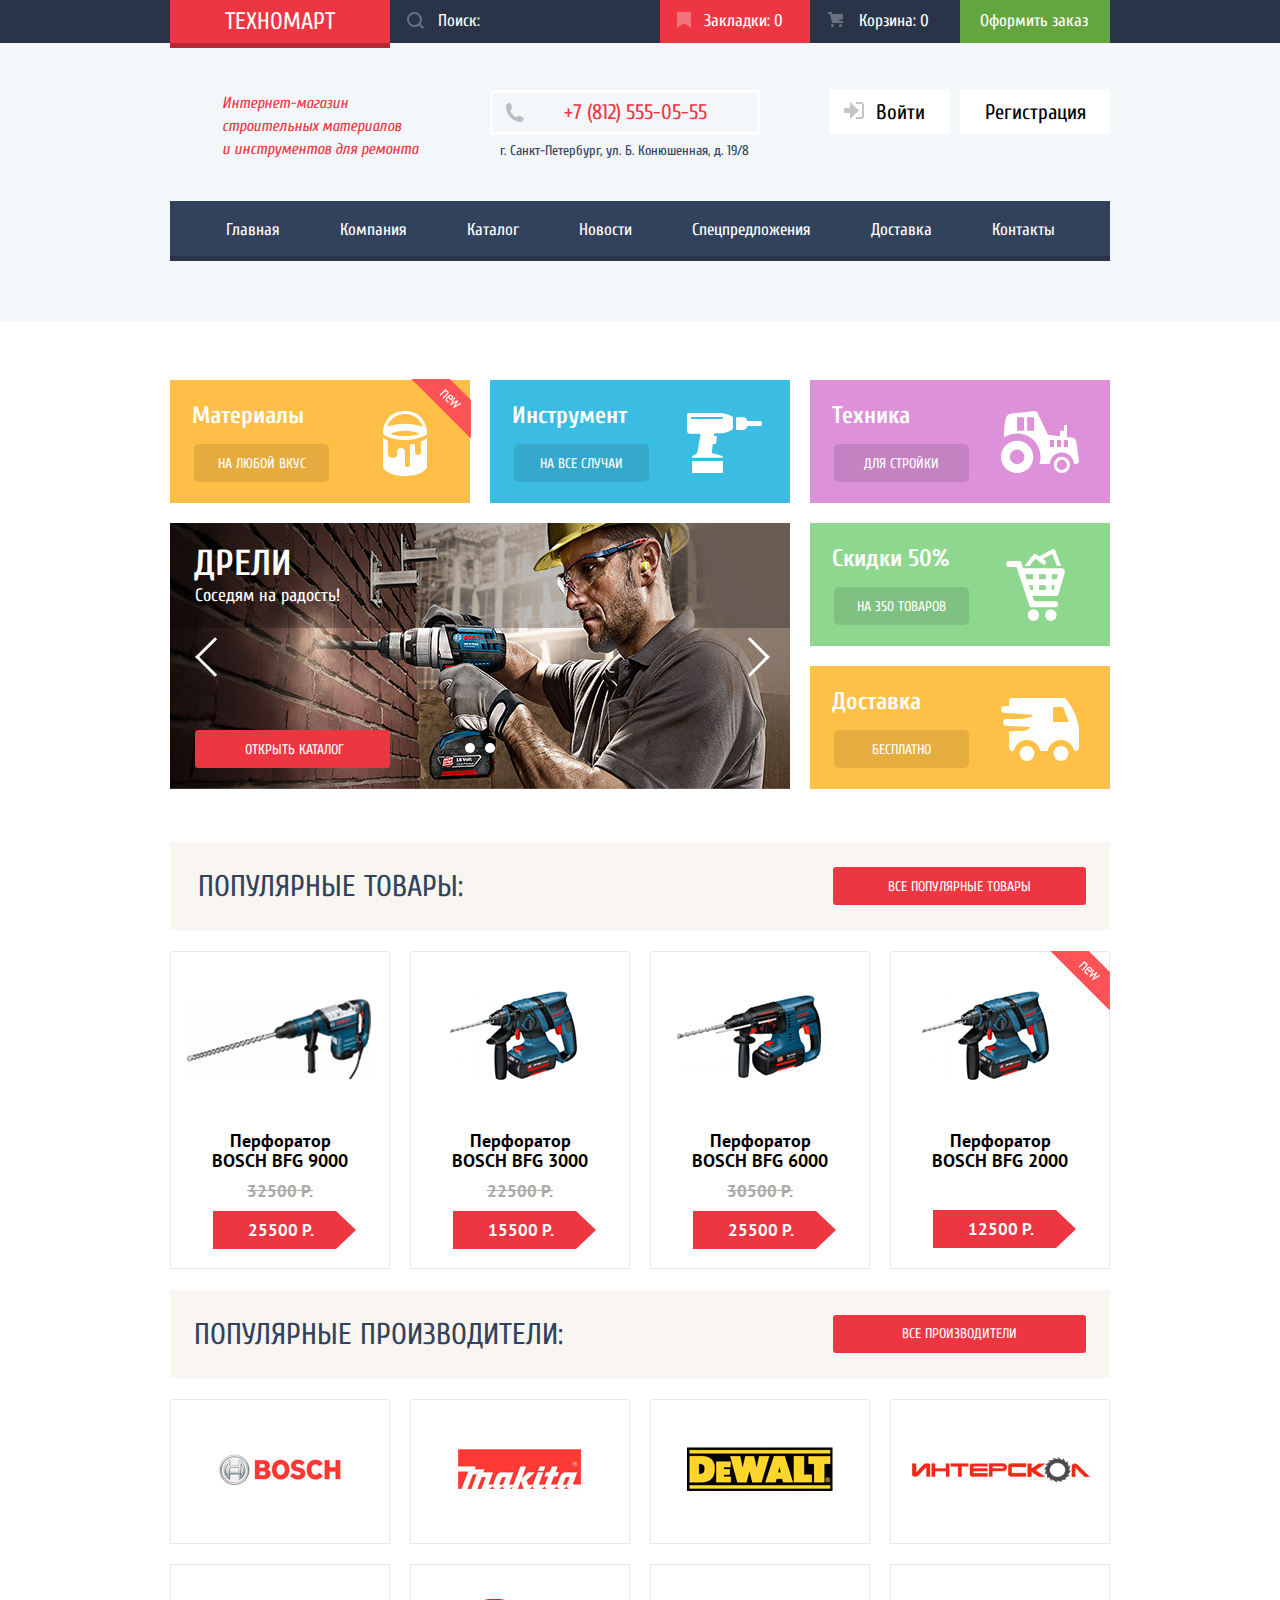
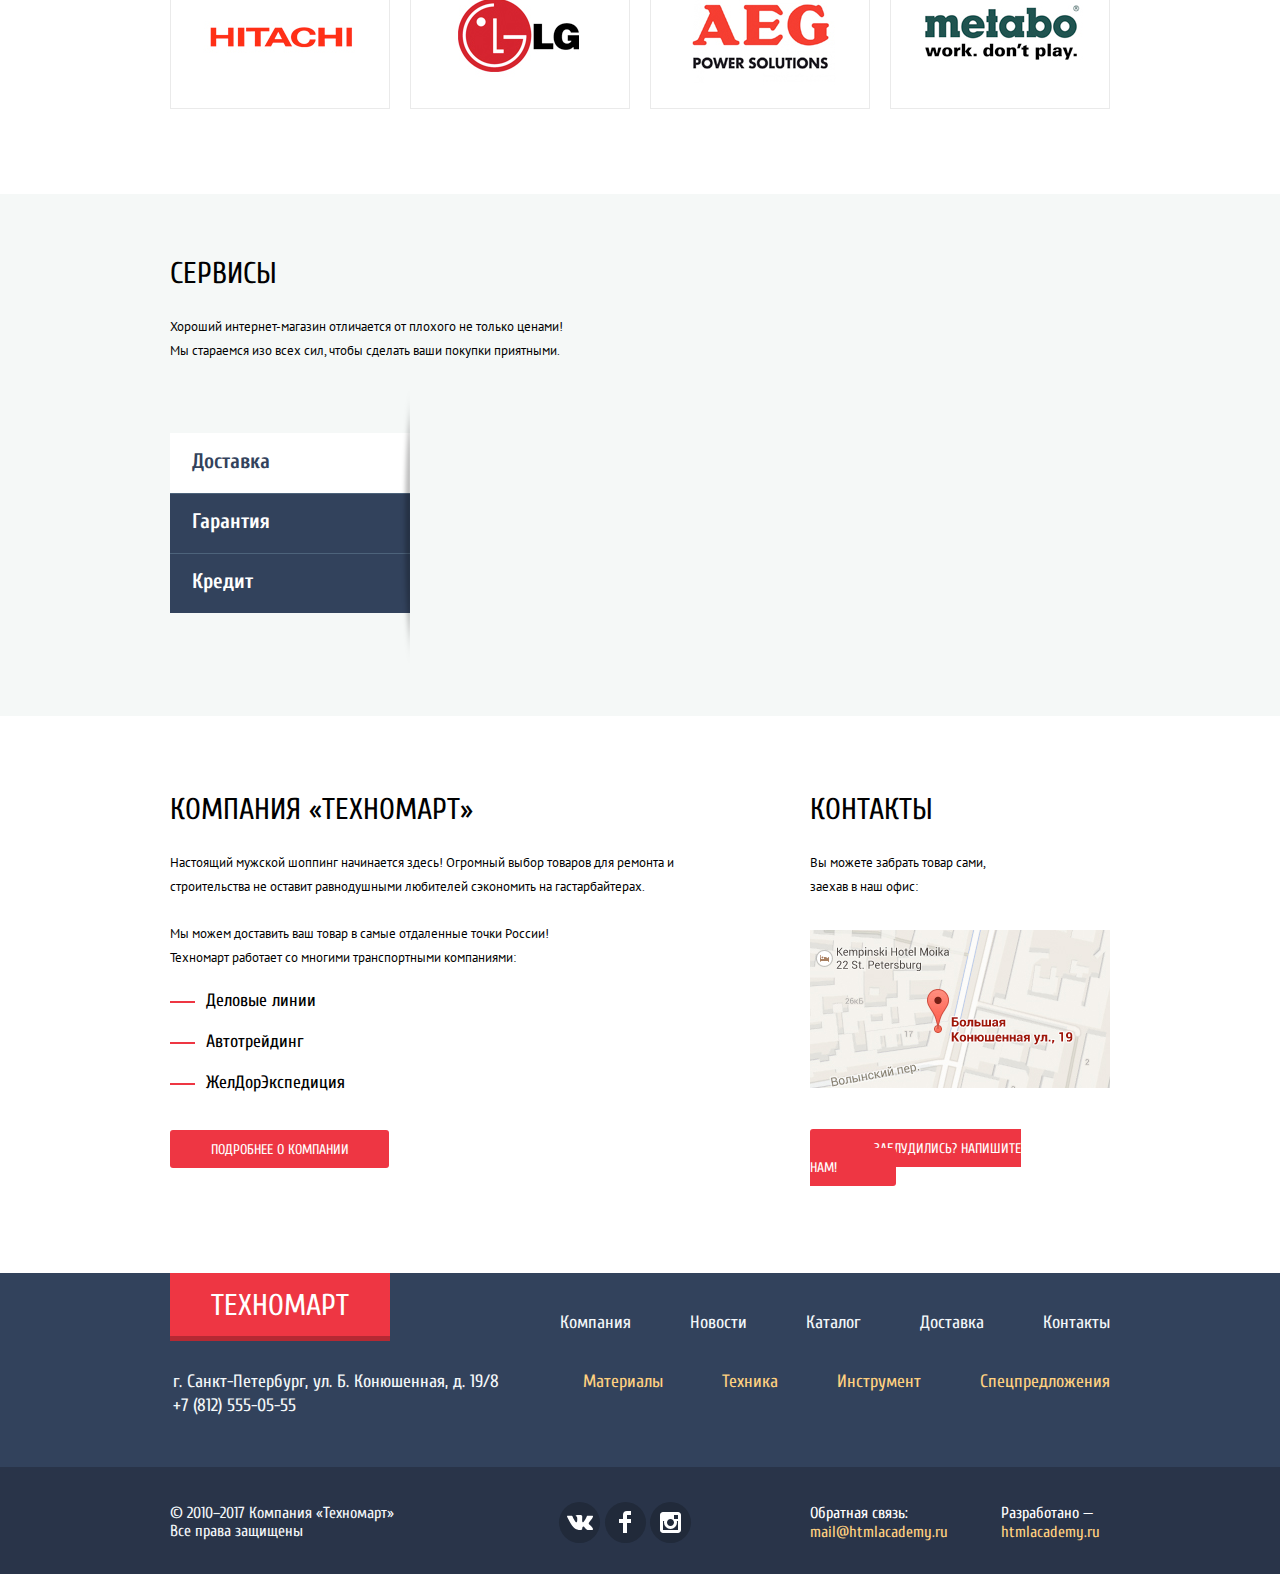
<file: index.html>
<!DOCTYPE html>
<html lang="ru">
<head>
    <meta charset="UTF-8">
    <meta name="viewport" content="width=device-width, initial-scale=1.0">
    <link href="https://fonts.googleapis.com/css?family=Cuprum:400,400i,700%7CPT+Sans:400,700&display=swap&subset=cyrillic" 
        rel="stylesheet">
    <link rel="stylesheet" href="css/normalize-min.css">
    <link rel="stylesheet" href="css/style-min.css">
    <title>Техномарт</title>
</head>
<body>

    <header class="main-header">
        <div class="header-navigation">
            <div class="container header-navigation-content">                
                <a class="logo">Техномарт</a>
                <form class="header-search" action="https://echo.htmlacademy.ru" method="GET">
                    <label for="search">
                        <input type="search" name="search" id="search" aria-label="Поиск по сайту" placeholder="Поиск:">
                        <svg class="header-search-icon" xmlns="http://www.w3.org/2000/svg" width="17" height="17" viewBox="0 0 17 17">
                            <path fill="#ffffff" d="M17 15.586l-3.542-3.542A7.465 7.465 0 0 0 15 7.5 7.5 7.5 0 1 0 7.5 15c1.71 0 3.282-.579 4.544-1.542L15.586 17 17 15.586zM2 7.5C2 4.467 4.467 2 7.5 2 10.532 2 13 4.467 13 7.5c0 3.032-2.468 5.5-5.5 5.5A5.506 5.506 0 0 1 2 7.5z"/>
                        </svg>                    
                    </label>
                </form>                
                <a href="#" class="header-bookmarks header-button-full">Закладки: <span>0</span></a>
                <a href="#" class="header-basket">Корзина: <span>0</span></a>
                <a href="#" class="header-checkout">Оформить заказ</a>      
            </div>
        </div>
        <div class="container">
            <div class="header-mid-content">
                <h1>
                    Интернет-магазин
                    строительных материалов <br>
                    и инструментов для ремонта
                </h1>
                <div class="header-contact">
                    <a href="tel:+7(812)555-05-55" aria-label="Номер телефона" class="phone-number">+7 (812) 555-05-55</a>
                    <p class="adress">г. Санкт-Петербург, ул. Б. Конюшенная, д. 19/8</p>
                </div>
                <div>
                    <div class="account-block account-block-close">  
                        <div class="account-content">                                         
                            <a href="#" class="account-user-content" aria-label="Аккaунт пользователя">
                                <svg class="header-icon-user" xmlns="http://www.w3.org/2000/svg" width="20" height="18" viewBox="0 0 20 18">
                                    <path fill="#c5c5c5" d="M17.881 14.166c-2.144-.735-4.256-1.666-5.207-2.39-.657-.501-.77-1.618-.517-2.415 1.118-.903 1.864-2.477 1.864-4.278C14.021 2.276 12.221 0 10 0S5.979 2.276 5.979 5.083c0 1.801.746 3.374 1.863 4.277.253.798.141 1.915-.517 2.416-.95.724-3.063 1.654-5.207 2.39S0 18 0 18h20s.025-3.099-2.119-3.834z"/>
                                </svg>
                                Равшан Джамшутович
                            </a>                              
                            <a href="#" class="account-logout-button">
                                <svg xmlns="http://www.w3.org/2000/svg" width="21" height="17" viewBox="0 0 21 17">
                                    <g fill="#c5c5c5">
                                        <path fill="#c5c5c5" d="M21 8.5L12.125 0v6h-6v5h6v6z"/>
                                        <path fill="#c5c5c5" d="M3.106 13.952V3.048c.018-.376.171-1.057 1.01-1.057h5.027V0H4.116C1.938 0 1.112 1.81 1.087 3.027v10.946C1.112 15.189 1.938 17 4.116 17h5.027v-1.99H4.116c-.839 0-.992-.683-1.01-1.058z"/>
                                    </g>
                                </svg>
                            </a>
                        </div>           
                        <ul class="account-links">
                            <li class="account-link"><a href="#" class="account-link-unit">Мои заказы</a></li>
                            <li><a href="#" class="account-link-unit">Личный кабинет</a></li>
                        </ul>
                    </div>
                    <div class="header-account-buttons">                
                        <a href="#" class="sign-in-button">
                            <svg class="sign-in-button-icon" xmlns="http://www.w3.org/2000/svg" width="20" height="17" viewBox="0 0 20 17">
                                <path fill="#c5c5c5" d="M14.875 8.5L6 0v6H0v5h6v6z"/>
                                <path fill="#c5c5c5" d="M16.986 15.01h-5.027V17h5.027c2.178 0 3.004-1.81 3.029-3.026V3.028C19.99 1.811 19.164 0 16.986 0h-5.027v1.99h5.027c.839 0 .992.681 1.01 1.057v10.904c-.017.376-.171 1.059-1.01 1.059z"/>
                            </svg>    
                            <span class="sign-in-button-text">Войти</span>
                        </a>       
                        <a href="#" class="registration-button">
                            <span>Регистрация</span>
                        </a>
                    </div>
                </div>
            </div>
            <nav class="navigaiton">
                <ul class="navigation-list">
                    <li><a href="#">Главная</a></li>
                    <li><a href="#">Компания</a></li>
                    <li><a href="catalog.html">Каталог</a></li>
                    <li><a href="#">Новости</a></li>
                    <li><a href="#">Спецпредложения</a></li>
                    <li><a href="#">Доставка</a></li>
                    <li><a href="#">Контакты</a></li>
                </ul>
            </nav>      
         </div>
    </header>

    <main>

        <section class="main-blocks-services container">
            <div class="main-top-blocks">
                <div class="main-block block-material product-block-new">
                    <h3 class="block-title block-title-material">Материалы</h3>
                    <div class="block-button">
                        <a href="#" aria-label="Материал" class="block-button-text">На любой вкус</a>
                    </div>
                </div>
                <div class="main-block block-tool">
                    <h3 class="block-title block-title-tool">Инструмент</h3>
                    <div class="block-button">
                        <a href="#" aria-label="Инструмент" class="block-button-text">На все случаи</a>
                    </div>
                </div>
                <div class="main-block block-equipment">
                    <h3 class="block-title block-title-equipment">Техника</h3>
                    <div class="block-button">
                        <a href="#" aria-label="Техника" class="block-button-text">Для стройки</a>
                    </div>
                </div>
            </div>
            <div class="main-bottom-blocks">
                <div class="slider">   
                    <div class="slider-change-buttons">
                        <button class="button-last" type="button" aria-label="Предыдущий слайд">
                            <span class="visually-hidden">Предыдущий слайд</span>
                        </button>
                        <button class="button-next" type="button" aria-label="Следующий слайд">
                            <span class="visually-hidden">Следующий слайд</span>
                        </button>
                    </div>
                    <ul class="pagination-bullet-list">
                        <li class="pagination-bullet-unit">
                            <input type="radio" name="slider" id="first-slide">
                            <label class="pagination-bullet" for="first-slide">
                                <span class="visually-hidden">Первый слайд</span>
                            </label>
                        </li>
                        <li class="pagination-bullet-unit">
                            <input type="radio" name="slider" id="second-slide">
                            <label class="pagination-bullet" for="second-slide">
                                <span class="visually-hidden">Второй слайд</span>
                            </label>
                        </li>
                    </ul> 
                    <div class="main-slider-block block-drill">
                        <h3 class="slider-block-title">Дрели</h3>
                        <p class="slider-block-inscription">Соседям на радость!</p>
                        <a href="catalog.html" aria-label="Дрели" class="slider-block-button button">Открыть каталог</a>
                    </div>
                    <div class="main-slider-block block-hammer-drill">
                        <h3 class="slider-block-title">Перфораторы</h3>
                        <p class="slider-block-inscription">Настоящие мужские игрушки</p>
                        <a href="catalog.html" aria-label="Дрели" class="slider-block-button button">Открыть каталог</a>
                    </div>
                </div>
                <div>
                    <div class="main-block block-discount">
                        <h3 class="block-title block-title-discount">Скидки 50%</h3>
                        <div class="block-button">
                            <a href="#" aria-label="Скидки" class="block-button-text">На 350 товаров</a>
                        </div>
                    </div>
                    <div class="main-block block-delivery">
                        <h3 class="block-title block-title-delivery">Доставка</h3>
                        <div class="block-button">
                            <a href="#" aria-label="Доставка" class="block-button-text">Бесплатно</a>
                        </div>
                    </div>
                </div>
            </div>        
        </section>

        <section class="container">
            <div class="popular-product">
                <h2 class="popular-headline">Популярные товары:</h2>
                <a href="#" class="popular-button button">Все популярные товары</a>
            </div>
            <div class="popular-products">
                <div class="popular-product-block">
                    <div class="popular-products-buttons">
                        <a href="buy.html" class="buy-button">
                            <svg class="buy-button-image" xmlns="http://www.w3.org/2000/svg" width="15" height="15" viewBox="0 0 15 15">
                                <circle fill="#ffffff" cx="4.5" cy="13.5" r="1.5"/>
                                <circle fill="#ffffff" cx="12.5" cy="13.5" r="1.5"/>
                                <path fill="#ffffff" d="M15 2H4.07l-.422-2H0v2h2.031l1.985 9H15V9H9.441L15 6.951z"/>
                            </svg>
                            Купить
                        </a>
                        <a href="#" class="to-bookmarks-button">В закладки</a>
                    </div> 
                    <img class="popular-image" src="img/hummer-drill-3.jpg" alt="Перфоратор 3" width="218" height="182">
                    <h3 class="product-name">Перфоратор <span>Bosch BFG 9000</span></h3>
                    <span class="product-old-price">32500 P.</span>
                    <a href="#" class="product-price">25500 P.</a>
                </div>
                <div class="popular-product-block">
                    <div class="popular-products-buttons">
                        <a href="buy.html" class="buy-button">
                            <svg class="buy-button-image" xmlns="http://www.w3.org/2000/svg" width="15" height="15" viewBox="0 0 15 15">
                                <circle fill="#ffffff" cx="4.5" cy="13.5" r="1.5"/>
                                <circle fill="#ffffff" cx="12.5" cy="13.5" r="1.5"/>
                                <path fill="#ffffff" d="M15 2H4.07l-.422-2H0v2h2.031l1.985 9H15V9H9.441L15 6.951z"/>
                            </svg>
                            Купить
                        </a>
                        <a href="#" class="to-bookmarks-button">В закладки</a>
                    </div>
                    <img class="popular-image" src="img/hummer-drill.jpg" alt="Перфоратор 1" width="218" height="182">
                    <h3 class="product-name">Перфоратор <span>Bosch BFG 3000</span></h3>
                    <span class="product-old-price">22500 P.</span>
                    <a href="#" class="product-price">15500 P.</a>
                 </div>
                <div class="popular-product-block">
                    <div class="popular-products-buttons">
                        <a href="buy.html" class="buy-button">
                            <svg class="buy-button-image" xmlns="http://www.w3.org/2000/svg" width="15" height="15" viewBox="0 0 15 15">
                                <circle fill="#ffffff" cx="4.5" cy="13.5" r="1.5"/>
                                <circle fill="#ffffff" cx="12.5" cy="13.5" r="1.5"/>
                                <path fill="#ffffff" d="M15 2H4.07l-.422-2H0v2h2.031l1.985 9H15V9H9.441L15 6.951z"/>
                            </svg>
                            Купить
                        </a>
                        <a href="#" class="to-bookmarks-button">В закладки</a>
                    </div>                     
                    <img class="popular-image" src="img/hummer-drill-2.jpg" alt="Перфоратор 2" width="218" height="182">
                    <h3 class="product-name">Перфоратор <span>Bosch BFG 6000</span></h3>
                    <span class="product-old-price">30500 P.</span>
                    <a href="#" class="product-price">25500 P.</a>
                </div>
                <div class="popular-product-block product-block-new">
                    <div class="popular-products-buttons">
                        <a href="buy.html" class="buy-button">
                            <svg class="buy-button-image" xmlns="http://www.w3.org/2000/svg" width="15" height="15" viewBox="0 0 15 15">
                                <circle fill="#ffffff" cx="4.5" cy="13.5" r="1.5"/>
                                <circle fill="#ffffff" cx="12.5" cy="13.5" r="1.5"/>
                                <path fill="#ffffff" d="M15 2H4.07l-.422-2H0v2h2.031l1.985 9H15V9H9.441L15 6.951z"/>
                            </svg>
                            Купить
                        </a>
                        <a href="#" class="to-bookmarks-button">В закладки</a>
                    </div>                    
                    <img class="popular-image" src="img/hummer-drill-4.jpg" alt="Перфоратор 1" width="218" height="182">
                    <h3 class="product-name">Перфоратор <span>Bosch BFG 2000</span></h3>
                    <span class="product-old-price"></span>
                    <a href="#" class="product-price">12500 P.</a>
                </div>
            </div>         
        </section>

        <section class="container">  
            <div class="popular-producer">
                <h2 class="popular-headline popular-producer-headline">Популярные производители:</h2>
                <a href="#" class="popular-button popular-producer-button button">Все производители</a>
            </div>
            <div class="popular-produce">
                <a href="#"><img src="img/bosch.jpg" alt="BOSCH" width="218" height="143"></a>
                <a href="#"><img src="img/makita.jpg" alt="makita" width="218" height="143"></a>
                <a href="#"><img src="img/dewalt.jpg" alt="DeWALT" width="218" height="143"></a>
                <a href="#"><img src="img/interskol.jpg" alt="ИНТЕРСКОЛ" width="218" height="143"></a>
                <a href="#"><img src="img/hitachi.jpg" alt="HITACHI" width="218" height="143"></a>
                <a href="#"><img src="img/lg.jpg" alt="LG" width="218" height="143"></a>
                <a href="#"><img src="img/aeg.jpg" alt="AEG" width="218" height="143"></a>
                <a href="#"><img src="img/metabo.jpg" alt="metabo" width="218" height="143"></a>
            </div>    
        </section>

        <section class="service">
            <div class="service-content container">    
                <h2 class="service-headline">Сервисы</h2>
                <p class="service-inscription">Хороший интернет-магазин отличается от плохого не только ценами! <br>
                Мы стараемся изо всех сил, чтобы сделать ваши покупки приятными.</p> 
                <div class="servise-use">
                    <ul class="service-button-list">
                        <li><button type="button" class="service-button service-button-active">Доставка</button></li>
                        <li><button type="button" class="service-button">Гарантия</button></li>
                        <li><button type="button" class="service-button">Кредит</button></li>
                    </ul>    
                    <div>                   
                        <div class="service-block-delivery">
                            <h3 class="service-title">Доставка</h3>
                            <p class="service-text">
                                Мы с удовольствием доставим ваш товар прямо <br>
                                к вашему подъезду совершенно бесплатно! <br>
                                Ведь мы неплохо заработаем, <br>
                                поднимая его на ваш этаж!
                            </p>
                        </div>
                        <div class="service-block-guarantee">
                            <h3 class="service-title">Гарантия</h3>
                            <p class="service-text">Если купленный у нас товар поломается или заискрит, <br>
                            а также в случае пожара, спровоцированного его возгаранием, <br>
                            вы всегда можете быть уверены в нашей гарантии. Мы обменяем <br> 
                            сгоревший товар на новый. <br>
                            Дом уж восстановите как-нибудь сами.</p>
                        </div>
                        <div class="service-block-credit">
                            <h3 class="service-title">Кредит</h3>
                            <p class="service-text">Залезть в долговую яму стало проще! <br>
                            Кредитные консультанты придут вам на помощь.</p>
                            <button class="button service-credit-button">Отправить заявку</button>
                        </div>   
                    </div>   
                </div>
            </div>
        </section>

        <section class="about-us-content container">
            <div class="about-us-partners">
                <h2 class="about-us-title">Компания «Техномарт»</h2>
                <p class="about-us-inscription">Настоящий мужской шоппинг начинается здесь! Огромный выбор товаров для ремонта и строительства не оставит равнодушными любителей сэкономить на гастарбайтерах.</p>
                <p class="about-us-inscription about-us-second-inscription">Мы можем доставить ваш товар в самые отдаленные точки России!
                Техномарт работает со многими транспортными компаниями: </p>
                <ul class="about-us-company-list">
                    <li class="about-us-company">Деловые линии</li>
                    <li class="about-us-company">Автотрейдинг</li>
                    <li class="about-us-company">ЖелДорЭкспедиция</li>
                </ul>
                <a href="#" class="about-us-button button">Подробнее о компании</a>
            </div>
            <div class="about-us-adress">
                <h2 class="about-us-title">Контакты</h2>
                <p class="about-us-inscription about-us-adress-inscription">Вы можете забрать товар сами,
                заехав в наш офис:</p>
                <a href="https://goo.gl/maps/S7bpKZpcr8p5UQB29" class="about-us-map-button">
                    <img src="img/map.jpg" class="about-us-map" alt="Большая Конюшенная ул., 19" width="300" height="158">
                </a>
                <a href="writeus.html" class="about-us-adress-button button">Заблудились? Напишите нам!</a>
            </div>
        </section>
        
    </main>

    <footer class="footer">
        <div class="footer-top-content container">
            <div class="footer-nav">
                <a aria-label="На главную" class="footer-logo">Техномарт</a>              
                <nav>
                    <ul class="footer-navigation">
                        <li><a href="#" class="footer-unit">Компания</a></li>
                        <li><a href="#" class="footer-unit">Новости</a></li>
                        <li><a href="catalog.html" class="footer-unit">Каталог</a></li>
                        <li><a href="#" class="footer-unit">Доставка</a></li>
                        <li><a href="#" class="footer-unit">Контакты</a></li>
                    </ul>
                </nav>            
            </div>
            <div class="footer-info">
                <p class="footer-adress">г. Санкт-Петербург, ул. Б. Конюшенная, д. 19/8 <br>
                <a href="tel:+7(812)555-05-55" aria-label="Номер телефона" class="footer-phone-number">+7 (812) 555-05-55</a></p>                    
                <nav>
                    <ul class="footer-navigation">
                        <li><a href="#" class="footer-element">Материалы</a></li>
                        <li><a href="#" class="footer-element">Техника</a></li>
                        <li><a href="#" class="footer-element">Инструмент</a></li>
                        <li><a href="#" class="footer-element">Спецпредложения</a></li>
                    </ul>
                </nav>              
            </div>
        </div>
        <div class="footer-bottom">
            <div class="footer-bottom-content container">                
                <p class="footer-company">© 2010–2017 Компания «Техномарт» <br>
                Все права защищены</p>
                <div class="footer-social">
                    <a href="#" aria-label="Вконтакте">
                        <svg xmlns="http://www.w3.org/2000/svg" width="26" height="15" viewBox="0 0 26 15">
                            <path fill="#FFF" d="M16.138 11.51c.956-.309 2.18 2.04 3.483 2.939.978.681 1.727.534 1.727.534l3.473-.05s1.815-.112.957-1.554c-.071-.12-.503-1.069-2.585-3.022-2.177-2.043-1.882-1.712.739-5.244 1.597-2.153 2.236-3.468 2.036-4.028-.192-.539-1.365-.399-1.365-.399L20.69.713c-.381.001-.704.119-.851.515-.003.004-.621 1.666-1.445 3.079-1.741 2.989-2.436 3.148-2.724 2.961-.661-.433-.494-1.737-.494-2.664 0-2.897.432-4.105-.846-4.417-.427-.104-.739-.172-1.828-.182-1.392-.021-2.574 0-3.244.329-.445.223-.786.712-.579.74.26.035.843.16 1.155.586.401.552.389 1.789.389 1.789s.229 3.411-.54 3.834c-.528.29-1.25-.302-2.803-3.016-.793-1.388-1.392-2.922-1.392-2.922s-.116-.285-.326-.441c-.25-.185-.6-.244-.6-.244L.848.684S.29.7.085.946c-.182.218-.015.668-.015.668s2.909 6.881 6.203 10.347c3.02 3.182 6.452 2.971 6.452 2.971h1.555s.469-.054.709-.312c.224-.24.214-.691.214-.691s-.031-2.109.935-2.419z"/>
                        </svg>
                    </a>
                    <a href="#" aria-label="Фэйсбук">
                        <svg xmlns="http://www.w3.org/2000/svg" width="12" height="22" viewBox="0 0 12 22">
                            <path fill="#FFF" d="M12 4V0H8a4 4 0 0 0-4 4v4H0v4h4v10h4V12h4V8H8V4h4z"/>
                        </svg>
                    </a>
                    <a href="#" aria-label="Инстаграмм">
                        <svg xmlns="http://www.w3.org/2000/svg" width="21" height="21" viewBox="0 0 21 21">
                            <path fill="#FFF" d="M18 0H3C1.35 0 0 1.35 0 3v15c0 1.65 1.35 3 3 3h15c1.65 0 3-1.35 3-3V3c0-1.65-1.35-3-3-3zm-7.5 7c1.93 0 3.5 1.57 3.5 3.5S12.43 14 10.5 14 7 12.43 7 10.5 8.57 7 10.5 7zM18 18H3V9h1.181A6.504 6.504 0 0 0 4 10.5a6.5 6.5 0 1 0 13 0 6.45 6.45 0 0 0-.181-1.5H18v9zm0-11h-4V3h4v4z"/>
                        </svg>
                    </a>
                </div>
                <div class="footer-feedback">
                    <div>
                        <span>Обратная связь:</span><br>
                        <a href="mailto:mail@htmlacademy.ru" aria-label="Почта htmlacademy">mail@htmlacademy.ru</a>
                    </div>
                    <div>
                        <span>Разработано —</span><br>
                        <a href="https://htmlacademy.ru/intensive/htmlcss" aria-label="Ссылка на htmlacademy">htmlacademy.ru</a>
                    </div>
                </div>           
            </div>
        </div>
    </footer>

    <section class="modal-feedback modal">       
        <button class="close-feedback" type="button" aria-label="Закрыть окно">
            <span class="visually-hidden">Закрыть</span>
        </button>       
        <form action="https://echo.htmlacademy.ru" method="POST">
            <div class="feedback-content">
                <h2 class="visually-hidden">Обратная связь</h2>
                <div class="feedback-top">                    
                    <label for="feedback-user-name" class="feedback-title feedback-first-title">Ваше имя:
                        <input class="feedback-user-name-input feedback-input" type="text" name="name" id="feedback-user-name" placeholder="Имя Фамилия">
                    </label>                   
                    <label for="feedback-e-mail" class="feedback-title">Ваш e-mail:
                        <input class="feedback-e-mail-input feedback-input" type="text" name="e-mail" id="feedback-e-mail" placeholder="email@example.com">
                    </label>                    
                </div>
                <label for="feedback-message" class="feedback-title">Текст письма:
                    <textarea class="feedback-message-input feedback-input" name="message" id="feedback-message" cols="30" rows="10" placeholder="В свободной форме"></textarea>
                </label>
                </div>
            <div class="feedback-button-content">
                <button type="submit" class="feedback-button button">Отправить</button>
            </div>
        </form>               
    </section>

    <section class=" modal modal-map">
        <button class="close-map-button" type="button">
            <span class="visually-hidden">Закрыть</span>
        </button>
        <h2 class="visually-hidden">Адресс на карте</h2>
        <iframe src="https://www.google.com/maps/embed?pb=!1m18!1m12!1m3!1d1998.598942412368!2d30.320894615677183!3d59.938796869048424!2m3!1f0!2f0!3f0!3m2!1i1024!2i768!4f13.1!3m3!1m2!1s0x4696310fca5ba729%3A0xea9c53d4493c879f!2z0JHQvtC70YzRiNCw0Y8g0JrQvtC90Y7RiNC10L3QvdCw0Y8g0YPQuy4sIDE5LCDQodCw0L3QutGCLdCf0LXRgtC10YDQsdGD0YDQsywg0KDQvtGB0YHQuNGPLCAxOTExODY!5e0!3m2!1sru!2sby!4v1589316977579!5m2!1sru!2sby"
        width="940" height="442" allowfullscreen=""></iframe>
    </section>

    <section class="modal-checkout modal">
        <button class="close-checkout" type="button">
            <span class="visually-hidden">Закрыть</span>
        </button>
        <h2 class="visually-hidden">Добавление в корзину</h2>
        <p class="checkout-inscription">Товар добавлен в корзину!</p>
        <div class="checkout-bottom-buttons">
            <a href="#" class="checkout-button button">Оформить заказ</a>
            <button type="button" class="checkout-button-continue button">
                Продолжить покупки
            </button>
        </div>
    </section>

    <script src="js/scripts-min.js"></script>
   
</body>
</html>
</file>
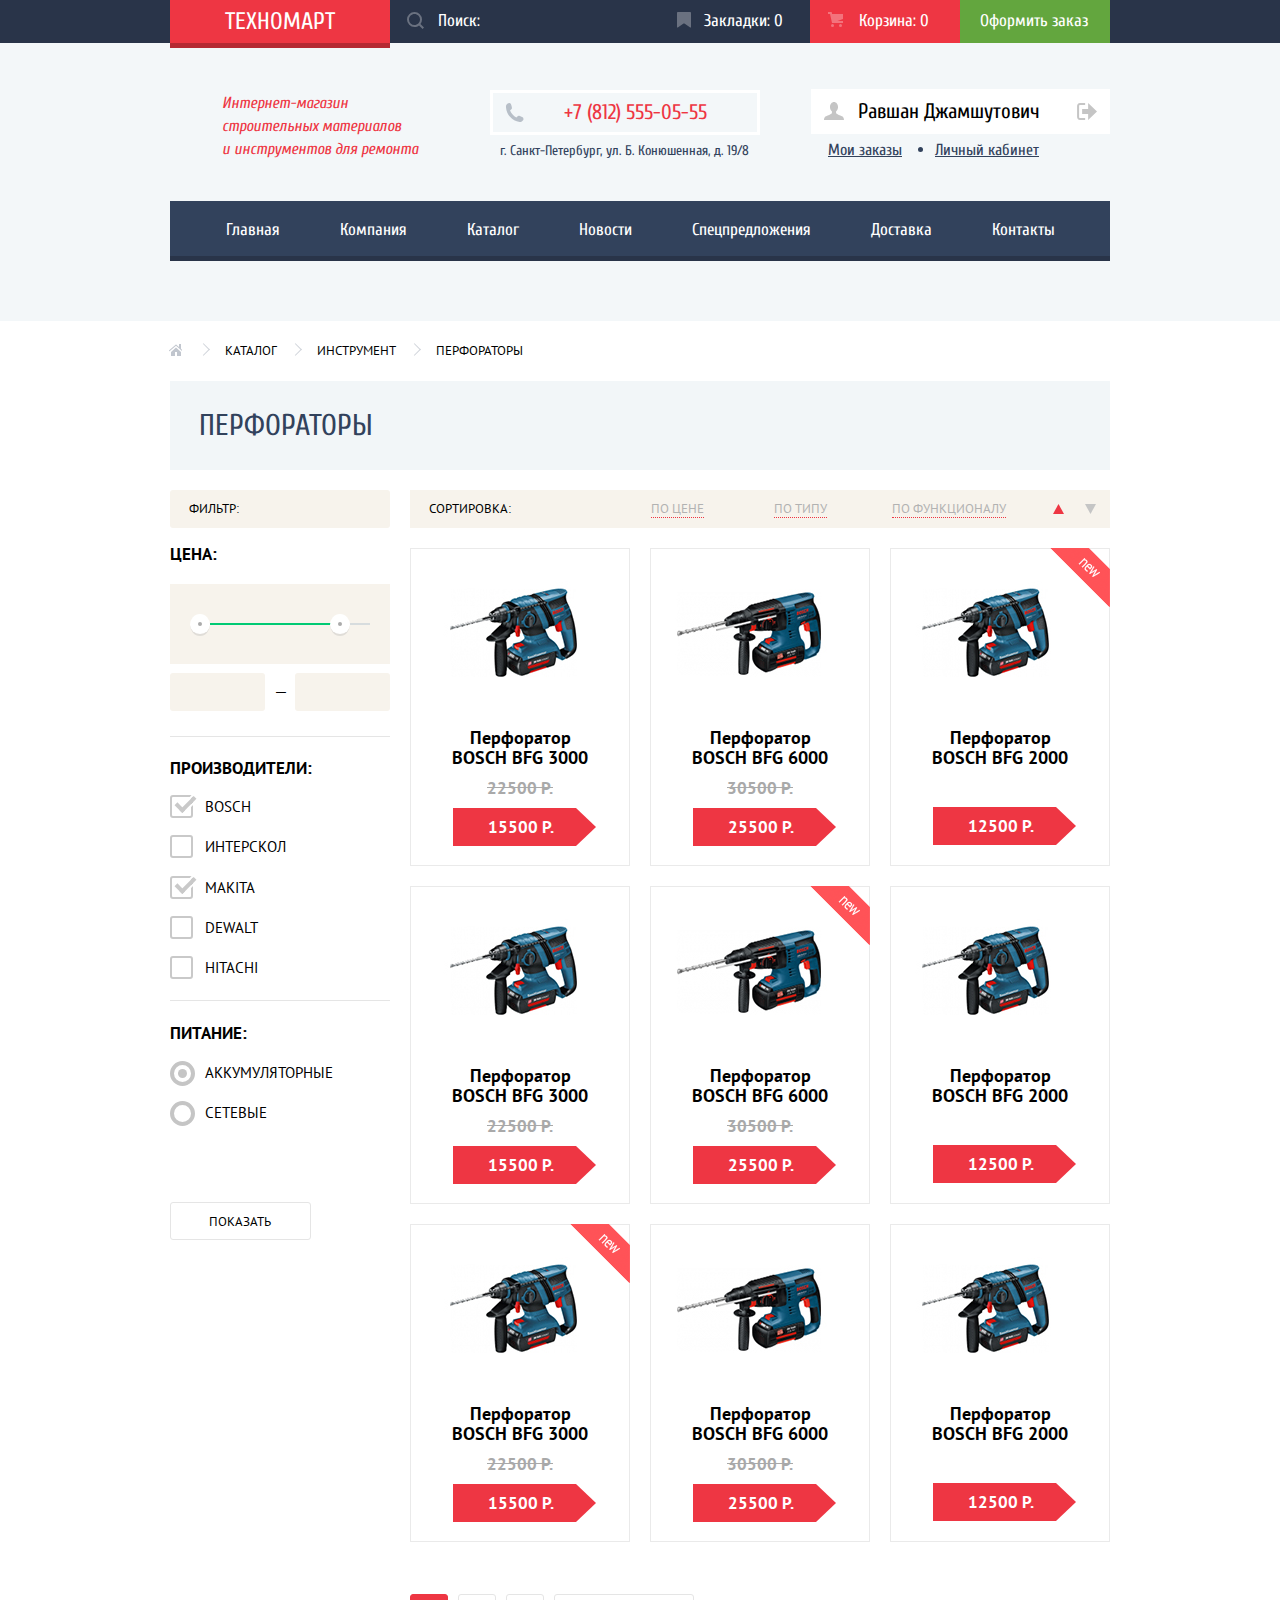
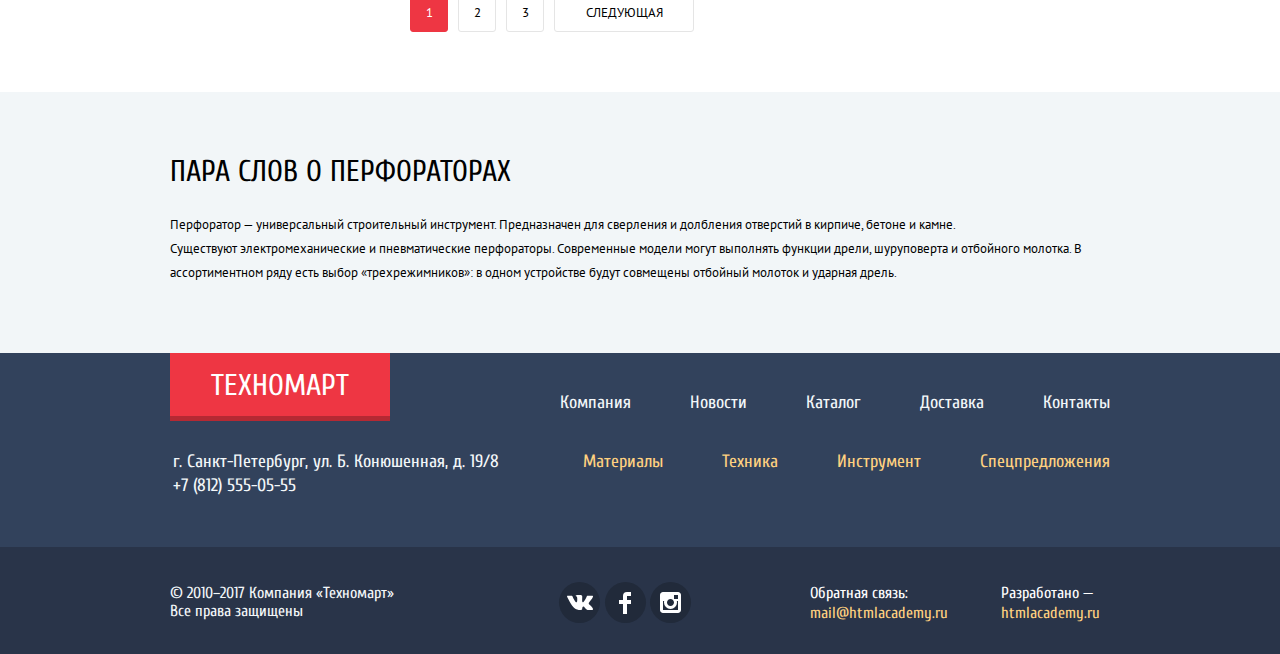
<file: catalog.html>
<!DOCTYPE html>
<html lang="ru">
<head>
    <meta charset="UTF-8">
    <meta name="viewport" content="width=device-width, initial-scale=1.0">
    <link href="https://fonts.googleapis.com/css?family=Cuprum:400,400i,700%7CPT+Sans:400,700&display=swap&subset=cyrillic" 
        rel="stylesheet">
    <link rel="stylesheet" href="css/normalize-min.css">
    <link rel="stylesheet" href="css/style-min.css">
    <title>Каталог</title>
</head>
<body>

    <header class="main-header">
        <div class="header-navigation">
            <div class="container header-navigation-content">                
                <a href="index.html" class="logo">Техномарт</a>
                <form class="header-search" action="https://echo.htmlacademy.ru" method="GET">
                    <label for="search">
                        <input type="search" name="search" id="search" aria-label="Поиск по сайту" placeholder="Поиск:">
                        <svg class="header-search-icon" xmlns="http://www.w3.org/2000/svg" width="17" height="17" viewBox="0 0 17 17">
                            <path fill="#ffffff" d="M17 15.586l-3.542-3.542A7.465 7.465 0 0 0 15 7.5 7.5 7.5 0 1 0 7.5 15c1.71 0 3.282-.579 4.544-1.542L15.586 17 17 15.586zM2 7.5C2 4.467 4.467 2 7.5 2 10.532 2 13 4.467 13 7.5c0 3.032-2.468 5.5-5.5 5.5A5.506 5.506 0 0 1 2 7.5z"/>
                        </svg>                    
                    </label>
                </form>                
                <a href="#" class="header-bookmarks">Закладки: <span>0</span></a>
                <a href="#" class="header-basket header-button-full">Корзина: <span>0</span></a>
                <a href="#" class="header-checkout">Оформить заказ</a>      
            </div>
        </div>
        <div class="container">
            <div class="header-mid-content">
                <h1>
                    Интернет-магазин
                    строительных материалов <br>
                    и инструментов для ремонта
                </h1>
                <div class="header-contact">
                    <a href="tel:+7(812)555-05-55" aria-label="Номер телефона" class="phone-number">+7 (812) 555-05-55</a>
                    <p class="adress">г. Санкт-Петербург, ул. Б. Конюшенная, д. 19/8</p>
                </div>
                <div>
                    <div class="account-block">  
                        <div class="account-content">                                         
                            <a href="#" class="account-user-content" aria-label="Аккaунт пользователя">
                                <svg class="header-icon-user" xmlns="http://www.w3.org/2000/svg" width="20" height="18" viewBox="0 0 20 18">
                                    <path fill="#c5c5c5" d="M17.881 14.166c-2.144-.735-4.256-1.666-5.207-2.39-.657-.501-.77-1.618-.517-2.415 1.118-.903 1.864-2.477 1.864-4.278C14.021 2.276 12.221 0 10 0S5.979 2.276 5.979 5.083c0 1.801.746 3.374 1.863 4.277.253.798.141 1.915-.517 2.416-.95.724-3.063 1.654-5.207 2.39S0 18 0 18h20s.025-3.099-2.119-3.834z"/>
                                </svg>
                                Равшан Джамшутович
                            </a>                              
                            <a href="#" class="account-logout-button">
                                <svg xmlns="http://www.w3.org/2000/svg" width="21" height="17" viewBox="0 0 21 17">
                                    <g fill="#c5c5c5">
                                        <path fill="#c5c5c5" d="M21 8.5L12.125 0v6h-6v5h6v6z"/>
                                        <path fill="#c5c5c5" d="M3.106 13.952V3.048c.018-.376.171-1.057 1.01-1.057h5.027V0H4.116C1.938 0 1.112 1.81 1.087 3.027v10.946C1.112 15.189 1.938 17 4.116 17h5.027v-1.99H4.116c-.839 0-.992-.683-1.01-1.058z"/>
                                    </g>
                                </svg>
                            </a>
                        </div>           
                        <ul class="account-links">
                            <li class="account-link"><a href="#" class="account-link-unit">Мои заказы</a></li>
                            <li><a href="#" class="account-link-unit">Личный кабинет</a></li>
                        </ul>
                    </div>
                    <div class="header-account-buttons account-block-close">                
                        <a href="#" class="sign-in-button">
                            <svg class="sign-in-button-icon" xmlns="http://www.w3.org/2000/svg" width="20" height="17" viewBox="0 0 20 17">
                                <path fill="#c5c5c5" d="M14.875 8.5L6 0v6H0v5h6v6z"/>
                                <path fill="#c5c5c5" d="M16.986 15.01h-5.027V17h5.027c2.178 0 3.004-1.81 3.029-3.026V3.028C19.99 1.811 19.164 0 16.986 0h-5.027v1.99h5.027c.839 0 .992.681 1.01 1.057v10.904c-.017.376-.171 1.059-1.01 1.059z"/>
                            </svg>    
                            <span class="sign-in-button-text">Войти</span>
                        </a>       
                        <a href="#" class="registration-button">
                            <span>Регистрация</span>
                        </a>
                    </div>
                </div>
            </div>
            <nav class="navigaiton">
                <ul class="navigation-list">
                    <li><a href="index.html">Главная</a></li>
                    <li><a href="#">Компания</a></li>
                    <li><a href="#">Каталог</a></li>
                    <li><a href="#">Новости</a></li>
                    <li><a href="#">Спецпредложения</a></li>
                    <li><a href="#">Доставка</a></li>
                    <li><a href="#">Контакты</a></li>
                </ul>
            </nav>      
         </div>
    </header>

    <main>

        <section class="container">     
            <ul class="breadcrumbs">
                <li>
                    <a href="index.html" class="breadcrumbs-main-link">
                        <span class="visually-hidden">Главная</span>
                    </a>
                </li>
                <li class="breadcrumbs-unit">
                    <a href="#">Каталог</a>
                </li>
                <li class="breadcrumbs-unit">
                    <a href="#">Инструмент</a>
                </li>
                <li class="breadcrumbs-unit">
                    <span class="breadcrumb-present-page">Перфораторы</span>
                </li>
            </ul>
            <div class="catalog-headline">
                <h2 class="catalog-headline-text">Перфораторы</h2>
            </div>
            <div class="catalog-main-content">
                <div class="catalog-filter">                  
                    <h3>Фильтр:</h3>
                    <form action="https://echo.htmlacademy.ru" method="POST">                     
                        <fieldset>
                            <legend class="filter-title">Цена:</legend>
                            <div class="range">
                                <div class="range-block">
                                    <div class="range-bar"></div>
                                    <button class="range-min range-button" type="button"></button>
                                    <button class="range-max range-button" type="button"></button>
                                </div>
                            </div>
                            <div class="range-input">
                                <label for="price-min" class="vissually-hidden">
                                    <span class="visually-hidden">Минимальная цена</span>
                                    <input class="price-input" type="text" id="price-min">
                                </label>
                                <span>—</span>
                                <label for="price-max" class="vissually-hidden">
                                    <span class="visually-hidden">Максимальная цена</span>
                                    <input class="price-input" type="text" id="price-max">
                                </label>
                            </div>
                        </fieldset>    
                        <div class="filter-producer">                              
                            <fieldset>
                                <legend class="filter-title filter-title-producer">Производители:</legend>
                                <ul class="filter-option-list">                        
                                    <li class="filter-option">
                                        <input class="visually-hidden" type="checkbox" name="bosch" id="filter-bosch" checked>
                                        <label for="filter-bosch">Bosch</label>                                        
                                    </li>
                                    <li class="filter-option">
                                        <input class="visually-hidden" type="checkbox" name="interskol" id="filter-interskol">
                                        <label for="filter-interskol">Интерскол</label>
                                    </li>
                                    <li class="filter-option">
                                        <input class="visually-hidden" type="checkbox" name="makita" id="filter-makita" checked>
                                        <label for="filter-makita">Makita</label>
                                    </li>
                                    <li  class="filter-option">
                                        <input class="visually-hidden" type="checkbox" name="dewalt" id="filter-dewalt" >
                                        <label for="filter-dewalt">DeWalt</label>
                                    </li>
                                    <li class="filter-option">
                                        <input class="visually-hidden" type="checkbox" name="hitachi" id="filter-hitachi">
                                        <label for="filter-hitachi">Hitachi</label>
                                    </li>
                                </ul>
                            </fieldset>
                        </div>     
                        <div class="filter-charge">                                 
                            <fieldset>
                                <legend class="filter-title filter-title-charge">Питание:</legend>
                                <ul class="filter-option-list">
                                    <li class="filter-option">
                                        <input class="visually-hidden" type="radio" name="charge" id="filter-battery" checked> 
                                        <label for="filter-battery">Аккумуляторные</label>
                                    </li>
                                    <li class="filter-option">
                                        <input class="visually-hidden" type="radio" name="charge" id="filter-network">
                                        <label for="filter-network">Сетевые</label>
                                    </li>
                                </ul>
                            </fieldset>    
                        </div>                 
                        <button type="submit" class="filter-button">Показать</button>
                    </form>
                </div>
                <div class="product-content">
                    <div class="sorting">
                        <h3>Сортировка:</h3>
                        <ul class="sorting-list">
                            <li><a href="#" class="sorting-unit sorting-unit-price">По цене</a></li>
                            <li><a href="#" class="sorting-unit sorting-unit-type">По типу</a></li>
                            <li><a href="#" class="sorting-unit sorting-unit-functional">По функционалу</a></li>
                        </ul>
                        <ul class="sorting-list sorting-list-button">
                            <li>
                                <a href="#" class="sorting-unit-ascending sorting-unit-button sorting-unit-button-active" aria-label="По возрастанию">
                                    <svg class="sorting-unit-ascending-image" xmlns="http://www.w3.org/2000/svg" width="11" height="10" viewBox="0 0 11 10">
                                        <path fill="#231F20" d="M5.5 10L0 0h11"/>
                                    </svg>
                                </a>
                            </li>
                            <li>
                                <a href="#" class="sorting-unit-decrease sorting-unit-button" aria-label="По убыванию">
                                    <svg class="sorting-unit-decrease-image" xmlns="http://www.w3.org/2000/svg" width="11" height="10" viewBox="0 0 11 10">
                                        <path fill="#231F20" d="M5.5 10L0 0h11"/>
                                    </svg>
                                </a>
                            </li>
                        </ul>
                    </div>
                    <div class="product-catalog">
                        <div class="popular-product-block">
                            <div class="popular-products-buttons">
                                <a href="buy.html" class="buy-button">
                                    <svg class="buy-button-image" xmlns="http://www.w3.org/2000/svg" width="15" height="15" viewBox="0 0 15 15">
                                        <circle fill="#ffffff" cx="4.5" cy="13.5" r="1.5"/>
                                        <circle fill="#ffffff" cx="12.5" cy="13.5" r="1.5"/>
                                        <path fill="#ffffff" d="M15 2H4.07l-.422-2H0v2h2.031l1.985 9H15V9H9.441L15 6.951z"/>
                                    </svg>
                                    Купить
                                </a>
                                <a href="#" class="to-bookmarks-button">В закладки</a>
                            </div>                    
                            <img class="popular-image" src="img/hummer-drill.jpg" alt="Перфоратор 3" width="218" height="182">
                            <h3 class="product-name">Перфоратор <span>Bosch BFG 3000</span></h3>
                            <span class="product-old-price">22500 P.</span>
                            <a href="#" class="product-price">15500 P.</a>
                        </div>
                        <div class="popular-product-block">
                            <div class="popular-products-buttons">
                                <a href="buy.html" class="buy-button">
                                    <svg class="buy-button-image" xmlns="http://www.w3.org/2000/svg" width="15" height="15" viewBox="0 0 15 15">
                                        <circle fill="#ffffff" cx="4.5" cy="13.5" r="1.5"/>
                                        <circle fill="#ffffff" cx="12.5" cy="13.5" r="1.5"/>
                                        <path fill="#ffffff" d="M15 2H4.07l-.422-2H0v2h2.031l1.985 9H15V9H9.441L15 6.951z"/>
                                    </svg>
                                    Купить
                                </a>
                                <a href="#" class="to-bookmarks-button">В закладки</a>
                            </div>                            
                            <img class="popular-image" src="img/hummer-drill-2.jpg" alt="Перфоратор 2" width="218" height="182">                            
                            <h3 class="product-name">Перфоратор <span>Bosch BFG 6000</span></h3>
                            <span class="product-old-price">30500 P.</span>
                            <a href="#" class="product-price">25500 P.</a>
                        </div>
                        <div class="popular-product-block product-block-new">
                            <div class="popular-products-buttons">
                                <a href="buy.html" class="buy-button">
                                    <svg class="buy-button-image" xmlns="http://www.w3.org/2000/svg" width="15" height="15" viewBox="0 0 15 15">
                                        <circle fill="#ffffff" cx="4.5" cy="13.5" r="1.5"/>
                                        <circle fill="#ffffff" cx="12.5" cy="13.5" r="1.5"/>
                                        <path fill="#ffffff" d="M15 2H4.07l-.422-2H0v2h2.031l1.985 9H15V9H9.441L15 6.951z"/>
                                    </svg>
                                    Купить
                                </a>
                                <a href="#" class="to-bookmarks-button">В закладки</a>
                            </div> 
                            <img class="popular-image" src="img/hummer-drill-4.jpg" alt="Перфоратор 1" width="218" height="182">                            
                            <h3 class="product-name">Перфоратор <span>Bosch BFG 2000</span></h3>
                            <span class="product-old-price"></span>
                            <a href="#" class="product-price">12500 P.</a>
                        </div>                   
                        <div class="popular-product-block">
                            <div class="popular-products-buttons">
                                <a href="buy.html" class="buy-button">
                                    <svg class="buy-button-image" xmlns="http://www.w3.org/2000/svg" width="15" height="15" viewBox="0 0 15 15">
                                        <circle fill="#ffffff" cx="4.5" cy="13.5" r="1.5"/>
                                        <circle fill="#ffffff" cx="12.5" cy="13.5" r="1.5"/>
                                        <path fill="#ffffff" d="M15 2H4.07l-.422-2H0v2h2.031l1.985 9H15V9H9.441L15 6.951z"/>
                                    </svg>
                                    Купить
                                </a>
                                <a href="#" class="to-bookmarks-button">В закладки</a>
                            </div>                 
                            <img class="popular-image" src="img/hummer-drill.jpg" alt="Перфоратор 3" width="218" height="182">                            
                            <h3 class="product-name">Перфоратор <span>Bosch BFG 3000</span></h3>
                            <span class="product-old-price">22500 P.</span>
                            <a href="#" class="product-price">15500 P.</a>
                        </div>
                        <div class="popular-product-block product-block-new">
                            <div class="popular-products-buttons">
                                <a href="buy.html" class="buy-button">
                                    <svg class="buy-button-image" xmlns="http://www.w3.org/2000/svg" width="15" height="15" viewBox="0 0 15 15">
                                        <circle fill="#ffffff" cx="4.5" cy="13.5" r="1.5"/>
                                        <circle fill="#ffffff" cx="12.5" cy="13.5" r="1.5"/>
                                        <path fill="#ffffff" d="M15 2H4.07l-.422-2H0v2h2.031l1.985 9H15V9H9.441L15 6.951z"/>
                                    </svg>
                                    Купить
                                </a>
                                <a href="#" class="to-bookmarks-button">В закладки</a>
                            </div> 
                            <img class="popular-image" src="img/hummer-drill-2.jpg" alt="Перфоратор 2" width="218" height="182">
                            <h3 class="product-name">Перфоратор <span>Bosch BFG 6000</span></h3>
                            <span class="product-old-price">30500 P.</span>
                            <a href="#" class="product-price">25500 P.</a>
                        </div>
                        <div class="popular-product-block">
                            <div class="popular-products-buttons">
                                <a href="buy.html" class="buy-button">
                                    <svg class="buy-button-image" xmlns="http://www.w3.org/2000/svg" width="15" height="15" viewBox="0 0 15 15">
                                        <circle fill="#ffffff" cx="4.5" cy="13.5" r="1.5"/>
                                        <circle fill="#ffffff" cx="12.5" cy="13.5" r="1.5"/>
                                        <path fill="#ffffff" d="M15 2H4.07l-.422-2H0v2h2.031l1.985 9H15V9H9.441L15 6.951z"/>
                                    </svg>
                                    Купить
                                </a>
                                <a href="#" class="to-bookmarks-button">В закладки</a>
                            </div>                             
                            <img class="popular-image" src="img/hummer-drill-4.jpg" alt="Перфоратор 1" width="218" height="182">                            
                            <h3 class="product-name">Перфоратор <span>Bosch BFG 2000</span></h3>
                            <span class="product-old-price"></span>
                            <a href="#" class="product-price">12500 P.</a>
                        </div>
                        <div class="popular-product-block product-block-new">
                            <div class="popular-products-buttons">
                                <a href="buy.html" class="buy-button">
                                    <svg class="buy-button-image" xmlns="http://www.w3.org/2000/svg" width="15" height="15" viewBox="0 0 15 15">
                                        <circle fill="#ffffff" cx="4.5" cy="13.5" r="1.5"/>
                                        <circle fill="#ffffff" cx="12.5" cy="13.5" r="1.5"/>
                                        <path fill="#ffffff" d="M15 2H4.07l-.422-2H0v2h2.031l1.985 9H15V9H9.441L15 6.951z"/>
                                    </svg>
                                    Купить
                                </a>
                                <a href="#" class="to-bookmarks-button">В закладки</a>
                            </div>                             
                            <img class="popular-image" src="img/hummer-drill.jpg" alt="Перфоратор 3" width="218" height="182">                            
                            <h3 class="product-name">Перфоратор <span>Bosch BFG 3000</span></h3>
                            <span class="product-old-price">22500 P.</span>
                            <a href="#" class="product-price">15500 P.</a>
                        </div>
                        <div class="popular-product-block">
                            <div class="popular-products-buttons">
                                <a href="buy.html" class="buy-button">
                                    <svg class="buy-button-image" xmlns="http://www.w3.org/2000/svg" width="15" height="15" viewBox="0 0 15 15">
                                        <circle fill="#ffffff" cx="4.5" cy="13.5" r="1.5"/>
                                        <circle fill="#ffffff" cx="12.5" cy="13.5" r="1.5"/>
                                        <path fill="#ffffff" d="M15 2H4.07l-.422-2H0v2h2.031l1.985 9H15V9H9.441L15 6.951z"/>
                                    </svg>
                                    Купить
                                </a>
                                <a href="#" class="to-bookmarks-button">В закладки</a>
                            </div> 
                            <img class="popular-image" src="img/hummer-drill-2.jpg" alt="Перфоратор 2" width="218" height="182">
                            <h3 class="product-name">Перфоратор <span>Bosch BFG 6000</span></h3>
                            <span class="product-old-price">30500 P.</span>
                            <a href="#" class="product-price">25500 P.</a>
                        </div>
                        <div class="popular-product-block">
                            <div class="popular-products-buttons">
                                <a href="buy.html" class="buy-button">
                                    <svg class="buy-button-image" xmlns="http://www.w3.org/2000/svg" width="15" height="15" viewBox="0 0 15 15">
                                        <circle fill="#ffffff" cx="4.5" cy="13.5" r="1.5"/>
                                        <circle fill="#ffffff" cx="12.5" cy="13.5" r="1.5"/>
                                        <path fill="#ffffff" d="M15 2H4.07l-.422-2H0v2h2.031l1.985 9H15V9H9.441L15 6.951z"/>
                                    </svg>
                                    Купить
                                </a>
                                <a href="#" class="to-bookmarks-button">В закладки</a>
                            </div>                     
                            <img class="popular-image" src="img/hummer-drill-4.jpg" alt="Перфоратор 1" width="218" height="182">
                            <h3 class="product-name">Перфоратор <span>Bosch BFG 2000</span></h3>
                            <span class="product-old-price"></span>
                            <a href="#" class="product-price">12500 P.</a>
                        </div>
                    </div>                    
                    <ul class="page">
                        <li><a href="#" class="page-number page-number-active">1</a></li>
                        <li><a href="#" class="page-number">2</a></li>
                        <li><a href="#" class="page-number">3</a></li>
                        <li><a href="#" class="page-number-next">Следующая</a></li>
                    </ul>                 
                </div> 
            </div>   
        </section>

        <section class="about-drill">
            <div class="about-drill-content container">
                <h2 class="about-drill-title">Пара слов о перфораторах</h2>
                <p class="about-drill-inscription">Перфоратор — универсальный строительный инструмент. Предназначен для сверления и долбления отверстий в кирпиче, бетоне и камне.<br>
                Существуют электромеханические и пневматические перфораторы. Современные модели могут выполнять функции дрели, шуруповерта и отбойного молотка. В ассортиментном ряду есть выбор «трехрежимников»: в одном устройстве будут совмещены отбойный молоток и ударная дрель.</p>
            </div>
        </section>   

    </main>

    <footer class="footer">
        <div class="footer-top-content container">
            <div class="footer-nav">
                <a href="index.html" aria-label="На главную" class="footer-logo">Техномарт</a>              
                <nav>
                    <ul class="footer-navigation">
                        <li><a href="#" class="footer-unit">Компания</a></li>
                        <li><a href="#" class="footer-unit">Новости</a></li>
                        <li><a href="#" class="footer-unit">Каталог</a></li>
                        <li><a href="#" class="footer-unit">Доставка</a></li>
                        <li><a href="#" class="footer-unit">Контакты</a></li>
                    </ul>
                </nav>            
            </div>
            <div class="footer-info">
                <p class="footer-adress">г. Санкт-Петербург, ул. Б. Конюшенная, д. 19/8 <br>
                <a href="tel:+7(812)555-05-55" aria-label="Номер телефона" class="footer-phone-number">+7 (812) 555-05-55</a></p>                    
                <nav>
                    <ul class="footer-navigation">
                        <li><a href="#" class="footer-element">Материалы</a></li>
                        <li><a href="#" class="footer-element">Техника</a></li>
                        <li><a href="#" class="footer-element">Инструмент</a></li>
                        <li><a href="#" class="footer-element">Спецпредложения</a></li>
                    </ul>
                </nav>              
            </div>
        </div>
        <div class="footer-bottom">
            <div class="footer-bottom-content container">                
                <p class="footer-company">© 2010–2017 Компания «Техномарт» <br>
                Все права защищены</p>
                <div class="footer-social">
                    <a href="#" aria-label="Вконтакте">
                        <svg xmlns="http://www.w3.org/2000/svg" width="26" height="15" viewBox="0 0 26 15">
                            <path fill="#FFF" d="M16.138 11.51c.956-.309 2.18 2.04 3.483 2.939.978.681 1.727.534 1.727.534l3.473-.05s1.815-.112.957-1.554c-.071-.12-.503-1.069-2.585-3.022-2.177-2.043-1.882-1.712.739-5.244 1.597-2.153 2.236-3.468 2.036-4.028-.192-.539-1.365-.399-1.365-.399L20.69.713c-.381.001-.704.119-.851.515-.003.004-.621 1.666-1.445 3.079-1.741 2.989-2.436 3.148-2.724 2.961-.661-.433-.494-1.737-.494-2.664 0-2.897.432-4.105-.846-4.417-.427-.104-.739-.172-1.828-.182-1.392-.021-2.574 0-3.244.329-.445.223-.786.712-.579.74.26.035.843.16 1.155.586.401.552.389 1.789.389 1.789s.229 3.411-.54 3.834c-.528.29-1.25-.302-2.803-3.016-.793-1.388-1.392-2.922-1.392-2.922s-.116-.285-.326-.441c-.25-.185-.6-.244-.6-.244L.848.684S.29.7.085.946c-.182.218-.015.668-.015.668s2.909 6.881 6.203 10.347c3.02 3.182 6.452 2.971 6.452 2.971h1.555s.469-.054.709-.312c.224-.24.214-.691.214-.691s-.031-2.109.935-2.419z"/>
                        </svg>
                    </a>
                    <a href="#" aria-label="Фэйсбук">
                        <svg xmlns="http://www.w3.org/2000/svg" width="12" height="22" viewBox="0 0 12 22">
                            <path fill="#FFF" d="M12 4V0H8a4 4 0 0 0-4 4v4H0v4h4v10h4V12h4V8H8V4h4z"/>
                        </svg>
                    </a>
                    <a href="#" aria-label="Инстаграмм">
                        <svg xmlns="http://www.w3.org/2000/svg" width="21" height="21" viewBox="0 0 21 21">
                            <path fill="#FFF" d="M18 0H3C1.35 0 0 1.35 0 3v15c0 1.65 1.35 3 3 3h15c1.65 0 3-1.35 3-3V3c0-1.65-1.35-3-3-3zm-7.5 7c1.93 0 3.5 1.57 3.5 3.5S12.43 14 10.5 14 7 12.43 7 10.5 8.57 7 10.5 7zM18 18H3V9h1.181A6.504 6.504 0 0 0 4 10.5a6.5 6.5 0 1 0 13 0 6.45 6.45 0 0 0-.181-1.5H18v9zm0-11h-4V3h4v4z"/>
                        </svg>
                    </a>
                </div>
                <div class="footer-feedback">
                    <div>
                        <span>Обратная связь:</span><br>
                        <a href="mailto:mail@htmlacademy.ru" aria-label="Почта htmlacademy">mail@htmlacademy.ru</a>
                    </div>
                    <div>
                        <span>Разработано —</span><br>
                        <a href="https://htmlacademy.ru/intensive/htmlcss" aria-label="Ссылка на htmlacademy">htmlacademy.ru</a>
                    </div>
                </div>           
            </div>
        </div>
    </footer>

    <section class="modal-feedback modal">       
        <button class="close-feedback" type="button" aria-label="Закрыть окно">
            <span class="visually-hidden">Закрыть</span>
        </button>       
        <form action="https://echo.htmlacademy.ru" method="POST">
            <div class="feedback-content">
                <h2 class="visually-hidden">Обратная связь</h2>
                <div class="feedback-top">                    
                    <label for="feedback-user-name" class="feedback-title feedback-first-title">Ваше имя:
                        <input class="feedback-user-name-input feedback-input" type="text" name="name" id="feedback-user-name" placeholder="Имя Фамилия">
                    </label>                   
                    <label for="feedback-e-mail" class="feedback-title">Ваш e-mail:
                        <input class="feedback-e-mail-input feedback-input" type="text" name="e-mail" id="feedback-e-mail" placeholder="email@example.com">
                    </label>                    
                </div>
                <label for="feedback-message" class="feedback-title">Текст письма:
                    <textarea class="feedback-message-input feedback-input" name="message" id="feedback-message" cols="30" rows="10" placeholder="В свободной форме"></textarea>
                </label>
                </div>
            <div class="feedback-button-content">
                <button type="submit" class="feedback-button button">Отправить</button>
            </div>
        </form>               
    </section>

    <section class="modal-checkout modal">
        <button class="close-checkout" type="button">
            <span class="visually-hidden">Закрыть</span>
        </button>
        <h2 class="visually-hidden">Добавление в корзину</h2>
        <p class="checkout-inscription">Товар добавлен в корзину!</p>
        <div class="checkout-bottom-buttons ">
            <a href="#" class="checkout-button button">Оформить заказ</a>
            <button type="button" class="checkout-button-continue button">
                Продолжить покупки
            </button>
        </div>
    </section>

    <script src="js/scripts-min.js"></script>

</body>
</html>
</file>
<file: css/style-min.css>
body{font-family:Cuprum,Arial,sans-serif;font-weight:400;font-size:17px;background-color:#fff;margin:0;padding:0}img{max-width:100%;height:auto}.visually-hidden:not(:focus):not(:active),input[type=checkbox].visually-hidden,input[type=radio].visually-hidden{position:absolute;width:1px;height:1px;margin:-1px;border:0;padding:0;white-space:nowrap;clip:rect(0 0 0 0);overflow:hidden}.container{margin:0 auto;padding-left:10px;padding-right:10px;width:940px}.button{font-size:14px;color:#fff;text-decoration:none;text-transform:uppercase;background-color:#ee3643}.button:hover{background-color:#ca2c37}.button:active{background-color:#ba2732}.modal{display:none;z-index:2}.modal-show{position:fixed;display:block;-webkit-animation-name:modal-animation;animation-name:modal-animation;-webkit-animation-duration:.6s;animation-duration:.6s}@-webkit-keyframes modal-animation{0%{-webkit-transform:translateY(-2000px);transform:translateY(-2000px)}70%{-webkit-transform:translateY(20px);transform:translateY(20px)}90%{-webkit-transform:translateY(-10px);transform:translateY(-10px)}100%{-webkit-transform:translateY(0);transform:translateY(0)}}@keyframes modal-animation{0%{-webkit-transform:translateY(-2000px);transform:translateY(-2000px)}70%{-webkit-transform:translateY(20px);transform:translateY(20px)}90%{-webkit-transform:translateY(-10px);transform:translateY(-10px)}100%{-webkit-transform:translateY(0);transform:translateY(0)}}.header-mid-content h1{font-family:Cuprum,Arial,sans-serif;font-weight:400;font-style:italic;font-size:16px;line-height:23px;color:#ee3643;margin-left:52px;margin-bottom:9px;margin-top:13px;width:200px;display:inline-block;vertical-align:top}.header-bookmarks{position:relative;color:#fff;text-decoration:none;padding-left:44px;padding-top:11px;padding-bottom:11px;width:150px;display:inline-block;vertical-align:top;-webkit-box-sizing:border-box;box-sizing:border-box}.header-bookmarks::before{content:"";position:absolute;top:12px;left:17px;background-image:url(../img/icon-bookmark.svg);background-repeat:no-repeat;background-position:0 0;opacity:.3;width:14px;height:16px}.header-bookmarks:hover::before{opacity:1}.header-bookmarks:hover{background-color:#161d29}.header-bookmarks:active{opacity:.5}.header-basket{position:relative;color:#fff;text-decoration:none;padding-left:49px;padding-top:11px;padding-bottom:11px;width:150px;display:inline-block;vertical-align:top;-webkit-box-sizing:border-box;box-sizing:border-box}.header-basket::before{content:"";position:absolute;top:12px;left:18px;background-image:url(../img/icon-cart.svg);background-repeat:no-repeat;opacity:.3;width:16px;height:16px}.header-basket:hover::before{opacity:1}.header-basket:hover{background-color:#161d29}.header-basket:active{opacity:.5}.header-button-full{background-color:#ee3643}.header-checkout{color:#fff;text-decoration:none;background-color:#63a63e;padding-top:11px;padding-bottom:11px;padding-left:20px;padding-right:22px;width:150px;display:inline-block;vertical-align:top;-webkit-box-sizing:border-box;box-sizing:border-box}.header-checkout:hover{background-color:#5fbb2d}.header-checkout:active{opacity:.5}.header-search input{border:none;background-color:#293449;color:#fff;padding-left:48px;padding-top:11px;padding-bottom:12px;width:270px;outline:0}.header-search input::-webkit-input-placeholder{color:#fff}.header-search input::-moz-placeholder{color:#fff}.header-search input:-ms-input-placeholder{color:#fff}.header-search input::-ms-input-placeholder{color:#fff}.header-search input::placeholder{color:#fff}.header-search input:hover{background-color:#212a3a}.header-search input:focus,.header-search input:focus:hover{color:#000;background-color:#fff}.header-search input:hover+.header-search-icon{opacity:1}.header-search input:focus+.header-search-icon path{fill:#ee3643}.header-search input:focus+.header-search-icon{opacity:1}.header-search{position:relative}.header-search-icon{position:absolute;top:12px;left:17px;opacity:.3}.main-header{background-color:#f3f7f9;padding-bottom:48px}.header-navigation{background-color:#293449;margin-bottom:36px}.header-navigation-content{display:-webkit-box;display:-ms-flexbox;display:flex;-webkit-box-pack:justify;-ms-flex-pack:justify;justify-content:space-between}.header-mid-content{display:-webkit-box;display:-ms-flexbox;display:flex}.header-contact{margin-left:53px}.logo{position:relative;font-size:24px;line-height:24px;color:#fff;text-decoration:none;text-transform:uppercase;text-align:center;background-color:#ee3643;-webkit-box-shadow:0 5px 0 #b52933;box-shadow:0 5px 0 #b52933;padding-top:10px;padding-bottom:8px;width:220px;cursor:pointer}.logo:hover{background-color:#ca2c37}.logo:active{background-color:#ba2732}.navigaiton{margin-top:31px;min-width:940px}.navigation-list{position:relative;list-style:none;background-color:#32425c;-webkit-box-shadow:0 5px 0 #293449;box-shadow:0 5px 0 #293449;padding:0;display:-webkit-box;display:-ms-flexbox;display:flex;-webkit-box-pack:center;-ms-flex-pack:center;justify-content:center;-ms-flex-wrap:wrap;flex-wrap:wrap}.navigation-list a{color:#fff;text-decoration:none;list-style-type:none;padding-bottom:17px;padding-top:19px;padding-right:30px;padding-left:30px;display:block}.navigation-list a:hover{background-color:#293449}.navigation-list a:active{color:#999ca1;background-color:#293449}.phone-number{position:relative;font-size:21px;color:#ee3643;text-decoration:none;border:3px solid #fff;padding-bottom:7px;padding-top:7px;padding-left:71px;padding-right:7px;margin-top:11px;margin-left:15px;width:270px;height:45px;display:inline-block;vertical-align:top;-webkit-box-sizing:border-box;box-sizing:border-box}.phone-number::before{content:"";position:absolute;left:12px;top:10px;background-image:url(../img/icon-phone.svg);width:19px;height:19px}.adress{font-size:14px;color:#32425c;margin:0;margin-top:8px;margin-left:25px}.header-icon-user{margin-right:14px;margin-top:3px;margin-left:2px}.account-content{background-color:#fff;padding-top:10px;padding-left:11px;margin-top:10px;margin-left:51px;width:299px;height:45px;display:-webkit-box;display:-ms-flexbox;display:flex;-webkit-box-sizing:border-box;box-sizing:border-box}.account-user-content{text-decoration:none;font-size:21px;color:#000;margin-right:25px;display:-webkit-box;display:-ms-flexbox;display:flex}.account-user-content:active{opacity:.3}.account-user-content:hover path{fill:#32425c}.account-logout-button{margin-top:4px;margin-left:11px}.account-logout-button:active{opacity:.3}.account-logout-button:hover path{fill:#32425c}.account-links{color:#32425c;padding:0;margin-left:51px;margin-top:6px;margin-bottom:0;display:-webkit-box;display:-ms-flexbox;display:flex}.account-link{list-style:none;margin-right:33px;margin-left:17px}.header-account-buttons{margin-top:10px;margin-left:69px;display:-webkit-box;display:-ms-flexbox;display:flex;-webkit-box-pack:end;-ms-flex-pack:end;justify-content:flex-end}.account-link-unit{font-size:16px;color:#32425c}.account-link-unit:hover{color:#ee3643}.account-link-unit:active{color:#b7bfc8}.sign-in-button{font-size:21px;color:#000;text-decoration:none;background-color:#fff;padding-top:11px;padding-left:15px;width:121px;height:45px;-webkit-box-sizing:border-box;box-sizing:border-box}.sign-in-button:hover{color:#ee3643}.sign-in-button:hover path{fill:#32425c}.sign-in-button:active span{color:#b2b2b2;opacity:.3}.sign-in-button:active:hover path{fill:#c5c5c5}.sign-in-button-icon{padding-right:7px}.registration-button{font-size:21px;color:#000;text-decoration:none;background-color:#fff;padding-left:25px;padding-top:11px;margin-left:10px;width:150px;height:45px;-webkit-box-sizing:border-box;box-sizing:border-box}.registration-button:hover{color:#ee3643}.registration-button:active span{color:#b2b2b2;opacity:.3}.account-block-close{display:none}.catalog-main-content{display:-webkit-box;display:-ms-flexbox;display:flex;-webkit-box-pack:justify;-ms-flex-pack:justify;justify-content:space-between}.breadcrumbs{list-style:none;padding:0;margin-top:19px;margin-bottom:21px;display:-webkit-box;display:-ms-flexbox;display:flex;-ms-flex-wrap:wrap;flex-wrap:wrap}.breadcrumbs a{font-family:'PT Sans',Arial,sans-serif;font-weight:400;text-transform:uppercase;font-size:13px;color:#000;text-decoration:none;padding-left:15px;padding-right:25px}.breadcrumbs-unit{position:relative}.breadcrumbs-unit::before{content:"";position:absolute;top:5px;left:-11px;border-right:1px solid #d0d4da;border-top:1px solid #d0d4da;width:8px;height:8px;-webkit-transform:rotate(45deg);-ms-transform:rotate(45deg);transform:rotate(45deg)}.breadcrumb-present-page{font-family:'PT Sans',Arial,sans-serif;font-weight:400;text-transform:uppercase;font-size:13px;color:#000;padding-left:15px}.breadcrumbs-main-link{position:relative}.breadcrumbs-main-link::before{content:"";position:absolute;top:2px;left:-2px;background-image:url(../img/icon-home.svg);width:14px;height:12px}.catalog-headline{background-color:#f2f6f8;margin-bottom:20px}.catalog-headline-text{font-weight:400;font-size:30px;color:#32425c;text-transform:uppercase;padding-left:29px;padding-top:28px;padding-bottom:27px;margin:0}.catalog-filter h3{font-family:'PT Sans',Arial,sans-serif;font-weight:400;font-size:13px;line-height:18px;text-transform:uppercase;background-color:#f7f3ec;border-radius:3px;padding-bottom:10px;padding-left:19px;padding-top:10px;margin:0}.catalog-filter{width:220px}.product-content{width:700px}.product-name{font-family:'PT Sans',Arial,sans-serif;font-weight:700;line-height:20px;text-align:center;font-size:18px;margin:0;margin-top:52px}.product-catalog{margin-left:-20px;display:-webkit-box;display:-ms-flexbox;display:flex;-ms-flex-wrap:wrap;flex-wrap:wrap}.product-row{display:-webkit-box;display:-ms-flexbox;display:flex;-webkit-box-pack:justify;-ms-flex-pack:justify;justify-content:space-between}.product-name span{text-transform:uppercase}.product-old-price{font-family:'PT Sans',Arial,sans-serif;font-weight:700;color:#a9a9a9;text-align:center;text-decoration:line-through;margin-bottom:19px;margin-top:11px;min-height:19px;display:block}.product-price{position:relative;font-family:'PT Sans',Arial,sans-serif;line-height:18px;font-weight:700;color:#fff;text-decoration:none;background-color:#ee3643;padding-top:8px;padding-bottom:8px;padding-left:35px;padding-right:22px;margin-left:12px}.product-price::after{content:'';position:absolute;right:-39px;top:0;border:19px solid transparent;border-left:20px solid #ee3643}.range{background-color:#f7f3ec}.range-block{border-radius:3px;padding-top:30px;padding-left:20px;margin-top:19px;width:220px;height:80px;-webkit-box-sizing:border-box;box-sizing:border-box}.range-button{position:relative;background-color:#fff;border:none;border-radius:50%;border-bottom:2px solid #e0ddd8;width:20px;height:22px;outline:0;cursor:pointer}.range-button::after{content:"";position:absolute;top:8px;left:8px;background-color:#ababab;border-radius:50%;width:4px;height:4px}.range-min{margin-right:116px}.range-bar{position:relative}.range-bar::before{content:"";position:absolute;top:9px;left:20px;background-color:#00ca74;width:125px;height:2px}.range-bar::after{content:"";position:absolute;top:9px;left:160px;background-color:#d7dcde;width:20px;height:2px}.range-input{font-family:'PT Sans',Arial,sans-serif;font-weight:400;display:-webkit-box;display:-ms-flexbox;display:flex;-webkit-box-pack:justify;-ms-flex-pack:justify;justify-content:space-between}.range-input span{margin-top:18px;margin-left:1px}.price-input{border:none;background-color:#f7f3ec;border-radius:3px;text-align:center;margin-top:9px;padding-top:10px;padding-bottom:10px;width:95px;height:38px;-webkit-box-sizing:border-box;box-sizing:border-box;outline:0}.catalog-filter fieldset{border:none;padding:0;margin-top:17px;margin-left:0;margin-bottom:1px}.filter-producer{border-top:1px solid #e5e5e5;margin-top:25px;padding-top:5px}.filter-charge{border-top:1px solid #e5e5e5;padding-top:6px}.filter-title{font-family:'PT Sans',Arial,sans-serif;font-weight:700;font-size:17px;text-transform:uppercase}.filter-option-list{list-style:none;padding:0;margin-top:20px}.filter-option{font-family:'PT Sans',Arial,sans-serif;font-weight:400;font-size:15px;text-transform:uppercase;margin-bottom:23px;margin-left:35px}.filter-option input[type=radio]+label{position:relative;cursor:pointer}.filter-option input[type=radio]:disabled+label{opacity:.3}.filter-option input[type=radio]+label::before{content:"";position:absolute;left:-35px;top:-2px;border:4px solid #c5c5c5;border-radius:50%;width:17px;height:17px}.filter-option input[type=radio]:hover+label::before{content:"";position:absolute;left:-35px;top:-2px;border:4px solid #b5b5b5;border-radius:50%;width:17px;height:17px}.filter-option input[type=radio]:disabled+label::before{content:"";position:absolute;left:-35px;top:-2px;border:4px solid #c5c5c5;border-radius:50%;width:19px;height:19px;opacity:.3}.filter-option input[type=radio]:checked+label::after{content:"";position:absolute;top:6px;left:-27px;background-color:#c5c5c5;border-radius:50%;width:9px;height:9px}.filter-option input[type=radio]:checked:hover+label::after{content:"";position:absolute;top:6px;left:-27px;background-color:#b5b5b5;border-radius:50%;width:9px;height:9px}.filter-option input[type=radio]:checked:disabled+label::after{content:"";position:absolute;top:6px;left:-27px;background-color:#c5c5c5;border-radius:50%;width:9px;height:9px;opacity:.3}.filter-option input[type=checkbox]+label{position:relative;cursor:pointer}.filter-option input[type=checkbox]:disabled+label{opacity:.3}.filter-option input[type=checkbox]+label::before{content:"";position:absolute;left:-35px;top:-2px;border:2px solid #c9c9c9;border-radius:3px;width:19px;height:19px}.filter-option input[type=checkbox]:hover+label::before{content:"";position:absolute;left:-35px;top:-2px;border:2px solid #b5b5b5;border-radius:3px;width:19px;height:19px}.filter-option input[type=checkbox]:disabled+label::before{content:"";position:absolute;left:-35px;top:-2px;border:2px solid #c9c9c9;border-radius:3px;width:19px;height:19px;opacity:.3}.filter-option input[type=checkbox]:checked+label::after{content:"";position:absolute;top:-5px;left:-25px;border-right:4px solid #c9c9c9;border-bottom:4px solid #c9c9c9;-webkit-box-shadow:2px 0 0 0 #fff,inset -2px 0 0 0 #fff;box-shadow:2px 0 0 0 #fff,inset -2px 0 0 0 #fff;width:7px;height:16px;-webkit-transform:rotate(45deg);-ms-transform:rotate(45deg);transform:rotate(45deg)}.filter-option input[type=checkbox]:checked:hover+label::after{content:"";position:absolute;top:-5px;left:-25px;border-right:4px solid #b5b5b5;border-bottom:4px solid #b5b5b5;-webkit-box-shadow:2px 0 0 0 #fff,inset -2px 0 0 0 #fff;box-shadow:2px 0 0 0 #fff,inset -2px 0 0 0 #fff;width:7px;height:16px;-webkit-transform:rotate(45deg);-ms-transform:rotate(45deg);transform:rotate(45deg)}.filter-option input[type=checkbox]:checked:disabled+label::after{content:"";position:absolute;top:-5px;left:-25px;border-right:4px solid #c9c9c9;border-bottom:4px solid #c9c9c9;-webkit-box-shadow:2px 0 0 0 #fff,inset -2px 0 0 0 #fff;box-shadow:2px 0 0 0 #fff,inset -2px 0 0 0 #fff;width:7px;height:16px;-webkit-transform:rotate(45deg);-ms-transform:rotate(45deg);transform:rotate(45deg);opacity:.3}.filter-button{font-family:'PT Sans',Arial,sans-serif;font-weight:400;text-transform:uppercase;font-size:13px;line-height:18px;background-color:#fff;border:1px solid #e5e5e5;border-radius:3px;padding-left:38px;padding-right:39px;padding-bottom:8px;padding-top:10px;margin-top:56px;outline:0}.sorting{background-color:#f7f3ec;display:-webkit-box;display:-ms-flexbox;display:flex}.sorting h3{font-family:'PT Sans',Arial,sans-serif;line-height:18px;font-size:13px;text-transform:uppercase;font-weight:400;background-color:#f7f3ec;padding-bottom:10px;padding-left:19px;padding-top:10px;padding-right:0;margin:0}.sorting-list{list-style:none;margin-top:0;margin-bottom:0;padding-left:0;padding-top:8px;display:-webkit-box;display:-ms-flexbox;display:flex}.sorting-list-button{margin-right:-25px}.sorting-list-button li{margin-top:1px}.sorting-unit{line-height:18px;font-family:'PT Sans',Arial,sans-serif;font-size:13px;color:#b2b2b2;text-decoration:none;text-transform:uppercase;border-bottom:1px dotted #ee3643}.sorting-unit:hover{color:#000;border-bottom:1px solid #ee3643}.sorting-unit-price{margin-left:140px}.sorting-unit-type{margin-left:70px}.sorting-unit-functional{margin-left:65px}.sorting-unit-active{color:#ee3643;border:none}.sorting-unit-active:hover{color:#ee3643;border:none}.sorting-unit-ascending{margin-right:21px;margin-left:47px}.sorting-unit-ascending-image{-webkit-transform:rotate(180deg);-ms-transform:rotate(180deg);transform:rotate(180deg)}.sorting-unit-button path{fill:#c5c5c5}.sorting-unit-button:hover path{fill:#231f20}.sorting-unit-button-active path{fill:#ee3643}.sorting-unit-button-active:hover path{fill:#ee3643}.catalog-link-list{list-style:none;padding:0}.page{font-family:'PT Sans',Arial,sans-serif;font-weight:400;font-size:13px;list-style:none;padding:0;margin-top:52px;margin-bottom:60px;display:-webkit-box;display:-ms-flexbox;display:flex}.page-number{color:#000;text-transform:uppercase;text-decoration:none;text-align:center;border:1px solid #e5e5e5;border-radius:3px;margin-right:10px;padding-top:11px;width:38px;height:38px;display:inline-block;vertical-align:top;-webkit-box-sizing:border-box;box-sizing:border-box}.page-number:hover{border:1px solid #bdc6ca}.page-number:active{border:1px solid #ee3643}.page-number-active{color:#fff;background-color:#ee3643;border:1px solid #ee3643}.page-number-active:hover{color:#fff;background-color:#ee3643;border:1px solid #ee3643}.page-number-next{color:#000;text-transform:uppercase;text-decoration:none;text-align:center;border:1px solid #e5e5e5;border-radius:3px;padding-top:11px;width:140px;height:38px;display:inline-block;vertical-align:top;-webkit-box-sizing:border-box;box-sizing:border-box}.page-number-next:hover{border:1px solid #bdc6ca}.page-number-next:active{border:1px solid #ee3643}.block-material{background-color:#ffbf47}.block-title-material{position:relative}.block-title-material::before{content:"";position:absolute;top:31px;left:213px;background-image:url(../img/icon-1.svg);width:44px;height:65px}.block-tool{background-color:#3bbce3}.block-title-tool{position:relative}.block-title-tool::before{content:"";position:absolute;top:33px;left:197px;background-image:url(../img/icon-2.svg);width:75px;height:60px}.main-block{margin-top:20px;width:300px;height:123px}.block-equipment{background-color:#dc91d8}.block-title-equipment{position:relative}.block-title-equipment::before{content:"";position:absolute;top:31px;left:191px;background-image:url(../img/icon-3.svg);width:78px;height:62px}.block-discount{background-color:#8ed78f}.block-title-discount{position:relative}.block-title-discount::before{content:"";position:absolute;top:26px;left:196px;background-image:url(../img/icon-4.svg);width:59px;height:72px}.block-delivery{background-color:#ffc047}.block-title-delivery{position:relative}.block-title-delivery::before{content:"";position:absolute;top:32px;left:191px;background-image:url(../img/icon-5.svg);width:78px;height:63px}.block-title{font-family:Cuprum,Arial,sans-serif;font-weight:700;font-size:24px;color:#fff;margin:0;padding-top:22px;padding-left:22px;padding-bottom:14px}.block-button{text-align:center;background-color:rgba(0,0,0,.1);border-radius:5px;padding-bottom:10px;padding-top:9px;margin-left:24px;width:135px}.block-button:hover{background-color:rgba(0,0,0,.2)}.block-button:active{background-color:rgba(0,0,0,.3)}.block-button-text{font-size:14px;color:#fff;text-decoration:none;text-transform:uppercase}.main-blocks-services{margin-top:39px}.main-top-blocks{display:-webkit-box;display:-ms-flexbox;display:flex;-webkit-box-pack:justify;-ms-flex-pack:justify;justify-content:space-between}.main-bottom-blocks{display:-webkit-box;display:-ms-flexbox;display:flex;-webkit-box-pack:justify;-ms-flex-pack:justify;justify-content:space-between}.main-slider-block{position:absolute;margin-top:20px;width:620px;height:266px}.block-drill{background:#a37869 url(../img/slider-2.jpg) no-repeat}.block-hammer-drill{background:#9d8c76 url(../img/slider-1.jpg) no-repeat;z-index:-1}.slider-block-title{font-size:36px;color:#fff;text-transform:uppercase;margin:0;padding-top:20px;padding-left:24px}.slider-block-inscription{font-size:18px;color:#fff;padding-left:25px;margin:0;margin-bottom:132px;margin-top:2px}.slider-block-button{border-radius:3px;padding-top:11px;padding-bottom:10px;padding-left:50px;padding-right:46px;margin-left:25px}.slider-change-buttons{position:absolute;margin-top:140px;width:620px;display:-webkit-box;display:-ms-flexbox;display:flex;-webkit-box-pack:justify;-ms-flex-pack:justify;justify-content:space-between;z-index:1}.slider{position:relative}.button-last{background:0 0;border-top:3px solid #fff;border-left:3px solid #fff;border-right:none;border-bottom:none;margin-left:31px;width:28px;height:28px;-webkit-transform:rotate(-45deg);-ms-transform:rotate(-45deg);transform:rotate(-45deg);outline:0;cursor:pointer}.button-next{background:0 0;border-bottom:3px solid #fff;border-right:3px solid #fff;border-top:none;border-left:none;margin-right:26px;width:28px;height:28px;-webkit-transform:rotate(-45deg);-ms-transform:rotate(-45deg);transform:rotate(-45deg);outline:0;cursor:pointer}.pagination-bullet-list{position:absolute;list-style:none;margin:0;margin-top:241px;margin-left:230px;display:-webkit-box;display:-ms-flexbox;display:flex;z-index:1}.pagination-bullet-unit{margin-left:20px;margin-top:14px}.pagination-bullet-unit input{position:absolute;left:-9999px}.pagination-bullet-unit input:checked+label,.pagination-bullet-unit input:not(:checked)+label{position:relative;display:inline-block;vertical-align:top;cursor:pointer}.pagination-bullet-unit input:checked+label:before,.pagination-bullet-unit input:not(:checked)+label:before{content:"";position:absolute;left:5px;top:-15px;background-color:#fff;border-radius:50%;width:10px;height:10px}.pagination-bullet-unit input:checked+label:after,.pagination-bullet-unit input:not(:checked)+label:after{content:"";position:absolute;left:7px;top:-13px;border-radius:50%;background-color:#ee3643;width:6px;height:6px;opacity:0}.pagination-bullet-unit input:checked+label:after{opacity:1}.popular-product-block{border:1px solid #eaeaea;padding-bottom:20px;padding-left:30px;padding-right:30px;margin-top:20px;margin-left:20px;width:220px;height:318px;-webkit-box-sizing:border-box;box-sizing:border-box}.popular-product-block:hover{-webkit-box-shadow:0 0 10px rgba(0,0,0,.5);box-shadow:0 0 10px rgba(0,0,0,.5)}.product-block-new{position:relative}.product-block-new::before{content:"";position:absolute;top:-1px;right:-1px;background-image:url(../img/new-flag.png);width:60px;height:59px;z-index:1}.popular-product{background-color:#f9f5f0;margin-top:53px;display:-webkit-box;display:-ms-flexbox;display:flex;-webkit-box-pack:justify;-ms-flex-pack:justify;justify-content:space-between}.popular-button{line-height:18px;text-align:center;border-radius:3px;padding-top:11px;margin-top:25px;margin-right:24px;margin-bottom:25px;width:253px;height:38px;-webkit-box-sizing:border-box;box-sizing:border-box}.popular-producer-button{padding-top:10px}.popular-products{margin-top:1px;margin-left:-20px;display:-webkit-box;display:-ms-flexbox;display:flex;-ms-flex-wrap:wrap;flex-wrap:wrap}.popular-headline{font-size:30px;color:#32425c;text-transform:uppercase;font-weight:400;margin-left:28px;margin-top:28px}.popular-producer-headline{margin-left:24px;margin-top:28px}.popular-products-buttons{display:-webkit-box;display:-ms-flexbox;display:flex;-ms-flex-wrap:wrap;flex-wrap:wrap;-webkit-box-pack:center;-ms-flex-pack:center;justify-content:center}.popular-product-block{position:relative}.popular-image{position:absolute;top:0;left:0}.popular-product-block:hover .popular-image{display:none}.buy-button{position:relative;font-size:14px;color:#fff;text-decoration:none;text-transform:uppercase;background-color:#63a63e;border-bottom:3px solid #367315;border-radius:3px;padding-top:12px;padding-left:48px;margin-top:43px;width:135px;height:38px;-webkit-box-sizing:border-box;box-sizing:border-box}.buy-button-image{position:absolute;top:11px;left:14px;opacity:.3}.buy-button:hover .buy-button-image{opacity:1}.buy-button:hover{color:#fff;background-color:#5fbb2d}.buy-button:active{background-color:#518534;border-bottom:3px solid #518534}.to-bookmarks-button{font-size:14px;color:#32425c;text-decoration:none;text-transform:uppercase;border:3px solid #63a63e;border-radius:3px;padding-top:9px;padding-left:33px;margin-top:8px;width:135px;height:38px;-webkit-box-sizing:border-box;box-sizing:border-box}.to-bookmarks-button:hover{color:#32425c;border:3px solid #32425c}.to-bookmarks-button:active{color:#c1c6ce;border:3px solid #c1c6ce}.popular-produce{padding-bottom:85px;margin-top:1px;margin-left:-20px;display:-webkit-box;display:-ms-flexbox;display:flex;-ms-flex-wrap:wrap;flex-wrap:wrap;-webkit-box-pack:justify;-ms-flex-pack:justify}.popular-produce a{border:1px solid #eaeaea;margin-top:20px;margin-left:20px;width:218px;height:143px;display:-webkit-box;display:-ms-flexbox;display:flex;-webkit-box-pack:center;-ms-flex-pack:center;justify-content:center;-webkit-box-align:center;-ms-flex-align:center;align-items:center}.popular-produce a:hover{-webkit-box-shadow:0 0 10px rgba(0,0,0,.5);box-shadow:0 0 10px rgba(0,0,0,.5)}.popular-produce a:active{opacity:.3}.popular-producer{background-color:#f9f5f0;margin-top:21px;display:-webkit-box;display:-ms-flexbox;display:flex;-webkit-box-pack:justify;-ms-flex-pack:justify;justify-content:space-between}.popular-producer-top{display:-webkit-box;display:-ms-flexbox;display:flex;-webkit-box-pack:justify;-ms-flex-pack:justify;justify-content:space-between}.popular-producer-bot{margin-bottom:85px;display:-webkit-box;display:-ms-flexbox;display:flex;-webkit-box-pack:justify;-ms-flex-pack:justify;justify-content:space-between}.service{background-color:#f5f8f7;padding-top:25px;height:522px;-webkit-box-sizing:border-box;box-sizing:border-box}.servise-use{padding-top:40px;display:-webkit-box;display:-ms-flexbox;display:flex}.service-headline{font-size:30px;text-transform:uppercase;font-weight:400;margin-top:38px}.service-inscription{font-family:'PT Sans',Arial,sans-serif;font-weight:400;font-size:13px;line-height:24px;margin-top:-1px}.service-text{font-family:'PT Sans',Arial,sans-serif;font-weight:400;font-size:13px;line-height:24px;margin-top:23px}.service-button-list{position:relative;list-style:none;padding:0;margin-bottom:100px}.service-button-list::after{content:"";position:absolute;top:-42px;right:0;background:url(../img/shadow.png) no-repeat;width:10px;height:279px}.service-button{font-family:Cuprum,Arial,sans-serif;font-weight:700;font-size:21px;color:#fff;text-align:start;line-height:30px;border:none;background-color:#32425c;border-top:1px solid #4d637b;padding-top:9px;padding-bottom:14px;padding-left:22px;width:240px;height:60px;-webkit-box-sizing:border-box;box-sizing:border-box}.service-button:hover{background-color:#293449;border-top:1px solid #4d637b}.service-button-active{color:#32425c;background:#fff;border-color:#fff;outline:0}.service-title{font-weight:400;font-size:36px;color:#32425c;text-transform:uppercase;margin:0;padding-top:11px}.service-block-delivery{position:relative;font-weight:400;padding-left:80px;display:none}.service-block-delivery::after{content:"";position:absolute;top:39px;left:231px;background-image:url(../img/car.png);width:468px;height:261px}.service-block-guarantee{position:relative;padding-left:80px;display:none}.service-block-guarantee::after{content:"";position:absolute;left:320px;top:0;background-image:url(../img/medal.png);width:389px;height:283px}.service-block-credit{position:relative;padding-left:80px;display:none}.service-block-credit::after{content:"";position:absolute;left:245px;top:0;background-image:url(../img/credit.png);width:465px;height:285px}.service-block-active{display:block}.service-credit-button{border:none;border-radius:5px;padding-right:45px;padding-left:45px;padding-top:10px;padding-bottom:10px}.about-us-content{padding-top:52px;padding-bottom:96px;display:-webkit-box;display:-ms-flexbox;display:flex;-webkit-box-pack:justify;-ms-flex-pack:justify;justify-content:space-between}.about-us-title{font-size:30px;text-transform:uppercase;font-weight:100}.about-us-inscription{font-family:'PT Sans',Arial,sans-serif;font-weight:400;font-size:13px;line-height:24px;margin-top:-1px}.about-us-second-inscription{margin-top:23px;width:390px}.about-us-adress-inscription{width:200px}.about-us-company-list{list-style:none;padding:0;margin-top:21px;margin-bottom:26px}.about-us-company{position:relative;font-size:18px;padding-left:36px;padding-bottom:20px}.about-us-company::before{content:"";position:absolute;left:0;top:10px;background-color:#ee3643;width:25px;height:2px}.about-us-adress{width:300px}.about-us-partners{width:540px}.about-us-map{margin-top:18px;margin-bottom:45px}.about-us-button{border-radius:3px;padding-bottom:10px;padding-top:11px;padding-left:41px;padding-right:40px}.about-us-adress-button{border-radius:3px;padding-bottom:10px;padding-top:11px;padding-left:64px;padding-right:59px}.modal-feedback{left:50%;top:50%;border-top:7px solid #ff5257;background-color:#fff;-webkit-box-shadow:0 0 40px rgba(0,0,0,.5);box-shadow:0 0 40px rgba(0,0,0,.5);margin-left:-310px;margin-top:-215px;width:620px;height:430px;-webkit-box-sizing:border-box;box-sizing:border-box}.feedback-content{position:relative;margin:0 auto;padding-bottom:37px;width:460px}.feedback-user-name-input{border:2px solid #dee3e4;border-radius:3px;padding-left:16px;padding-bottom:8px;padding-top:8px;margin-top:10px;width:200px}.feedback-e-mail-input{border:2px solid #dee3e4;border-radius:3px;padding-top:8px;padding-bottom:8px;padding-left:16px;margin-top:10px;width:200px}.feedback-message-input{border:2px solid #dee3e4;border-radius:3px;padding:0;padding-top:8px;padding-bottom:8px;padding-left:16px;margin-top:10px;width:460px;height:114px;-webkit-box-sizing:border-box;box-sizing:border-box;resize:none}.feedback-input{outline:0}.feedback-input:hover{border:2px solid #b5b5b5}.feedback-input:focus{border:2px solid #ee3643}.feedback-top{margin-top:45px;margin-bottom:20px;display:-webkit-box;display:-ms-flexbox;display:flex;-webkit-box-pack:justify;-ms-flex-pack:justify;justify-content:space-between}.feedback-first-title{margin-right:20px}.feedback-title{font-size:18px;font-weight:700}.close-feedback{position:absolute;right:10px;top:10px;background:0 0;background-image:url(../img/icon-close.svg);border:none;width:21px;height:21px;cursor:pointer}.feedback-button-content{background-color:#f4f4f4;padding-top:37px;padding-bottom:29px}.feedback-button{font-size:14px;line-height:18px;border:none;border-radius:3px;margin-left:80px;width:460px;height:38px;-webkit-box-sizing:border-box;box-sizing:border-box}.modal-checkout{left:50%;top:50%;background-color:#fff;border-top:7px solid #ff5257;-webkit-box-shadow:0 0 40px rgba(0,0,0,.5);box-shadow:0 0 40px rgba(0,0,0,.5);margin-left:-310px;margin-top:-141px;width:620px;height:282px;-webkit-box-sizing:border-box;box-sizing:border-box}.close-checkout{position:absolute;right:10px;top:10px;background:0 0;background-image:url(../img/icon-close.svg);border:none;width:21px;height:21px;cursor:pointer}.checkout-inscription{position:relative;font-size:30px;padding-top:38px;padding-bottom:38px;padding-left:179px;padding-right:125px}.checkout-inscription::before{content:"";position:absolute;top:20px;left:80px;background-image:url(../img/icon-mark.svg);width:66px;height:66px}.checkout-bottom-buttons{background-color:#f1f1f1;margin:0 auto;padding-top:37px;padding-bottom:37px;width:620px;display:-webkit-box;display:-ms-flexbox;display:flex;-webkit-box-pack:center;-ms-flex-pack:center;justify-content:center}.checkout-button{padding-bottom:10px;padding-top:10px;padding-right:62px;padding-left:59px;margin-right:10px}.checkout-button-continue{border:none;padding-bottom:10px;padding-top:10px;padding-right:48px;padding-left:44px;margin-left:10px;cursor:pointer}.about-drill{background-color:#f2f6f8}.about-drill-title{font-weight:400;font-size:30px;text-transform:uppercase}.about-drill-inscription{font-family:'PT Sans',Arial,sans-serif;font-weight:400;font-size:13px;line-height:24px;margin-top:-1px}.about-drill-content{padding-bottom:55px;padding-top:38px}.footer-top-content{padding-bottom:31px}.footer-logo{font-size:30px;line-height:30px;color:#fff;text-decoration:none;text-transform:uppercase;text-align:center;background-color:#ee3643;-webkit-box-shadow:0 5px 0 #b52933;box-shadow:0 5px 0 #b52933;padding-top:18px;width:220px;height:63px;-webkit-box-sizing:border-box;box-sizing:border-box;cursor:pointer}.footer-logo:hover{background-color:#ca2c37}.footer-logo:active{background-color:#ba2732}.footer-navigation{list-style:none;padding:0;display:-webkit-box;display:-ms-flexbox;display:flex;-ms-flex-wrap:wrap;flex-wrap:wrap}.footer-nav{display:-webkit-box;display:-ms-flexbox;display:flex;-webkit-box-pack:justify;-ms-flex-pack:justify;justify-content:space-between}.footer-nav nav{margin-top:23px}.footer-info{display:-webkit-box;display:-ms-flexbox;display:flex;-webkit-box-pack:justify;-ms-flex-pack:justify;justify-content:space-between}.footer-info nav{margin-top:4px}.footer-unit{font-size:18px;color:#f3f7f9;text-decoration:none;margin-left:59px}.footer-unit:hover{text-decoration:underline}.footer-unit:active{text-decoration:none;opacity:.5}.footer-element{font-size:18px;color:#ffd180;text-decoration:none;padding-left:59px}.footer-element:hover{text-decoration:underline}.footer-element:active{text-decoration:none;opacity:.5}.footer-adress{font-size:18px;line-height:24px;color:#f3f7f9;margin-left:3px;margin-top:19px}.footer-phone-number{font-size:18px;line-height:24px;color:#f3f7f9;text-decoration:none}.footer-company{font-size:16px;line-height:18px;color:#f3f7f9;margin:0}.footer{background-color:#32425c}.footer-bottom{background-color:#293449;padding-top:37px}.footer-bottom-content{padding-bottom:31px;display:-webkit-box;display:-ms-flexbox;display:flex}.footer-feedback{margin-left:66px;margin-top:-1px;display:-webkit-box;display:-ms-flexbox;display:flex}.footer-feedback span{font-size:16px;color:#fff}.footer-feedback a{font-size:16px;color:#ffd180;text-decoration:none}.footer-feedback div{margin-left:53px}.footer-feedback a:hover{text-decoration:underline}.footer-feedback a:active{color:#ee3643;text-decoration:none}.footer-social{margin-left:165px;margin-top:-2px;width:132px;display:-webkit-box;display:-ms-flexbox;display:flex;-webkit-box-pack:justify;-ms-flex-pack:justify;justify-content:space-between;-ms-flex-wrap:wrap;flex-wrap:wrap}.footer-social a{width:41px;height:41px;background-color:#212a3a;border-radius:50%;display:-webkit-box;display:-ms-flexbox;display:flex;-webkit-box-pack:center;-ms-flex-pack:center;justify-content:center;-webkit-box-align:center;-ms-flex-align:center;align-items:center}.footer-social a:active,.footer-social a:hover{background-color:#ee3643}.modal-map{left:50%;top:50%;background:url(../img/big-map.jpg) no-repeat;-webkit-box-shadow:0 0 40px rgba(0,0,0,.5);box-shadow:0 0 40px rgba(0,0,0,.5);margin-left:-470px;margin-top:-223px;width:940px;height:446px}.modal-map iframe{position:relative;border:none}.close-map-button{position:absolute;top:20px;right:20px;background:0 0;background-image:url(../img/icon-close.svg);border:none;width:21px;height:21px;cursor:pointer;z-index:1}
</file>
